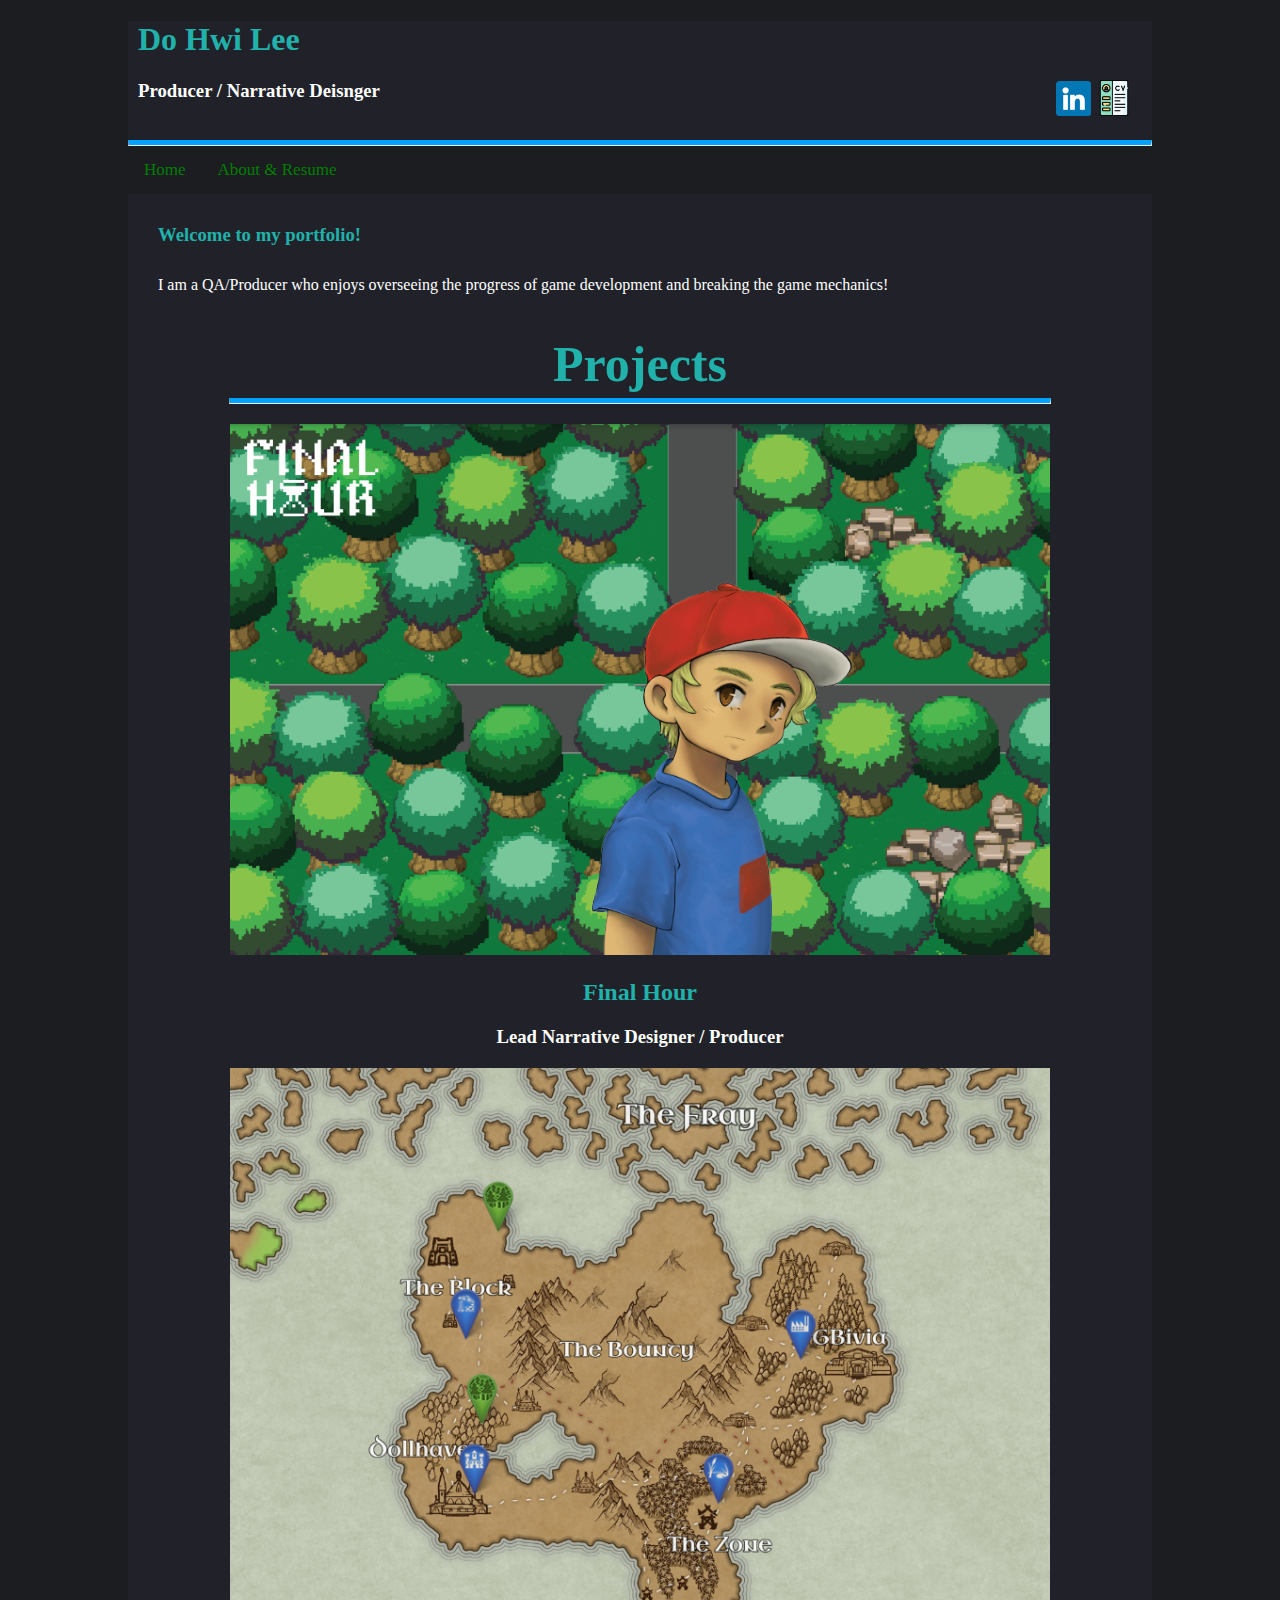
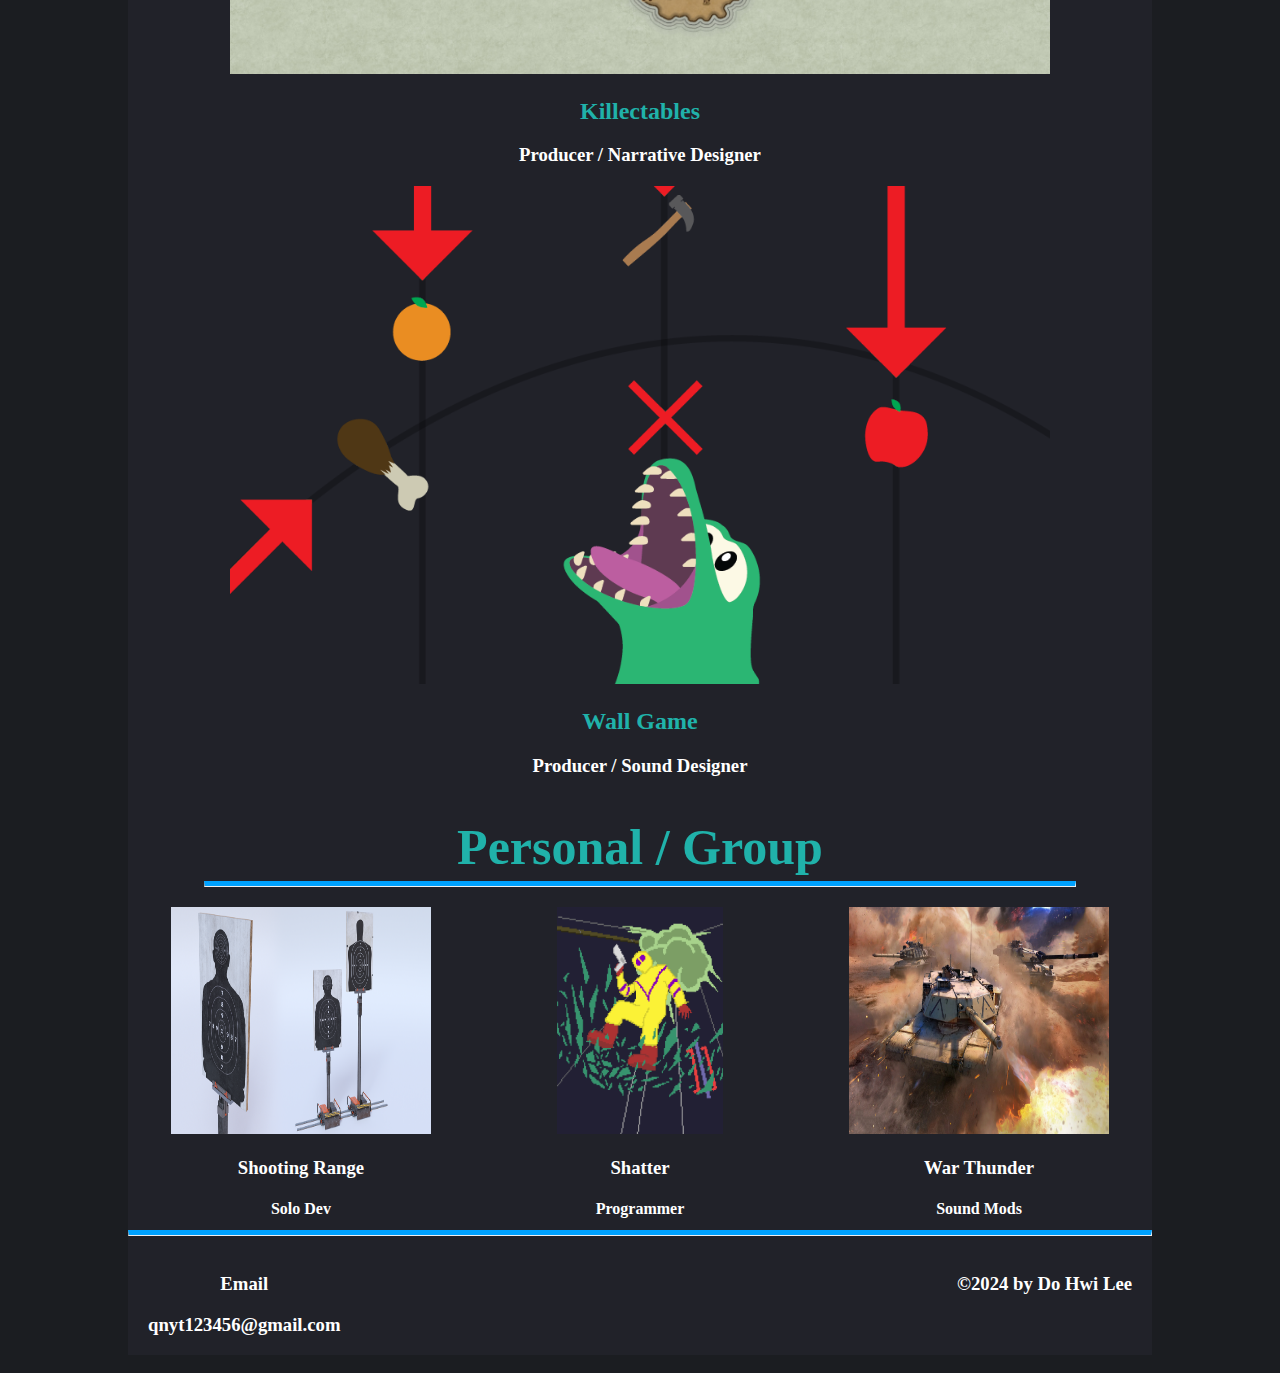
<file: index.html>
<!DOCTYPE html>
<html>
<head>
  <meta charset="UTF-8" />
  <meta name="viewport" content="width=device-width, initial-scale=1">
  <link rel="stylesheet" href="https://cdnjs.cloudflare.com/ajax/libs/font-awesome/4.7.0/css/font-awesome.min.css">
  <style>
    .navbar{
        background-color: #1B1D21;
        overflow: hidden;

    }
    .navbar a {
        float: left;
        color: #f2f2f2;
        text-align: center;
        padding: 14px 16px;
        text-decoration: none;
        font-size: 17px;
    }

    .navbar a:hover {
        background-color: #ddd;
        color: black;
    }

    body {
      animation: transitionIn;
      animation-duration: 0.75s;
    }

    @keyframes transitionIn {
      from {
        opacity: 0;
        transform: translate(-10px);
      }
      to {
        opacity: 1;
        transform: translate(0);
      }
    }

    #personal{
        display: flex;
        justify-content: space-around;

    }

    #content{
        width: 80%;
        margin-top: 20px;
        margin-left: auto;
        margin-right: auto;
        margin-bottom: auto;
        text-align: center;
    }

    #wrapper{
        width: 1024px;
        margin-top: 0;
        margin-right: auto;
        margin-bottom: 0;
        margin-left: auto;
        background-color: #212229;
    }

    hr.solid {
        border-top: 5px solid #00A2FF;
        margin: 0px;
    }

    a:link {
    color: Green;
    background-color: transparent;
    text-decoration: none;
    }
    a:visited {
    color: Green;
    background-color: transparent;
    text-decoration: none;
    }
    a:hover {
    color: Orange;
    background-color: transparent;
    text-decoration: underline;
    }
    a:active {
    color: Yellow;
    background-color: transparent;
    text-decoration: underline;
    }

  </style>
  <title>Lee's Portfolio</title>
</head>
<body style = "background-color: #1B1D21;">
    <div id = "wrapper">
            <h1 style = "color: lightseagreen; margin-left: 10px;">Do Hwi Lee</h1>
            <div>
                <h3 style = "color: white; text-align: left; display: flex; justify-content: space-between; margin-left: 10px;">Producer / Narrative Deisnger
                    <div style = "text-align: right; margin-right: 20px;">
                        <a href ="https://www.linkedin.com/in/do-hwi-lee-244042229/" class="social-icon si-rounded si-small si-linkedin" target="_blank">
                            <img src = "Icon/linkedin.png" alt width="36" height="36" >
                        </a>
                        <a href ="Resume.pdf" class="social-icon si-rounded si-small si-linkedin" target="_blank">
                            <img src = "Icon/cv.png" alt width="36" height="36" >
                        </a>
                    </div>
                </h3>
                
            </div>
            <hr class="solid">

            <div class="navbar">
                <a href="index.html">Home</a>
                <a href="About Me.html">About & Resume</a>
            </div>

        <div>
            <h3 style = "color: lightseagreen; margin: 30px;">Welcome to my portfolio!</h3>
            <p style = "color:white; margin: 30px;">
                I am a QA/Producer who enjoys overseeing the progress of game development and breaking the game mechanics!
            </p>
        </div>
        <h2 style = "color: lightseagreen; text-align: center; margin-bottom: 5px; font-size: 50px;">Projects</h2>

        <hr class="solid" style="width:80%; margin:auto;">

        <div id = "content">
            <a href="Final Hour.html"><img src = "Images/FinalHourHome.png" width="100%" heigh="70%"></a>
            <h2 style = "color: lightseagreen;">Final Hour</h2>
            <h3 style = "color: white;">Lead Narrative Designer / Producer</h3>
        </div>

        <div id = "content">
            <a href="Killectibles.html"><img src = "Images/KillectiblesHome.png" width="100%" heigh="70%"></a>
            <h2 style = "color: lightseagreen;">Killectables</h2>
            <h3 style = "color: white;">Producer / Narrative Designer</h3>
        </div>

        <div id = "content">
            <a href="Wall Game.html"><img src = "Images/WallGameHome.png" width="100%" heigh="70%"></a>
            <h2 style = "color: lightseagreen;">Wall Game</h2>
            <h3 style = "color: white;">Producer / Sound Designer</h3>
        </div>

        <h2 style = "color: lightseagreen; text-align: center; margin-bottom: 5px; font-size: 50px;">Personal / Group</h2>
        <hr class="solid" style="width:85%; margin:auto;">

        <div style = "display: flex; justify-content: center; margin-top: 20px; margin-bottom: 20px;">
            <div style = "text-align: center; width: 50%;">
                <a href="Shooting Range.html"><img src = "Images/ShootingRangeHome.png" width="75%" height="75%"></a>
                <h3 style = "color: white;">Shooting Range</h3>
                <h4 style = "color: white;">Solo Dev</h4>
            </div>
            <div style = "text-align: center;">
                <a href="Shatter.html"><img src = "Images/ShatterHome.png" width="50%" height="75%"></a>
                <h3 style = "color: white;">Shatter</h3>
                <h4 style = "color: white;">Programmer</h4>
            </div>
            <div style = "text-align: center; width: 50%;">
                <a href="Sound Mods.html"><img src = "Images/War Thunder.webp" width="75%" height="75%"></a>
                <h3 style = "color: white;">War Thunder</h3>
                <h4 style = "color: white;">Sound Mods</h4>
            </div>
        </div>

        <hr class="solid">

        <div>
            <h3 style = "color: white; text-align: left; display: flex; justify-content: space-between; margin-left:20px; margin-right: 20px;">
                <div style = "text-align: center;">
                    <p>Email</p>
                    <p>qnyt123456@gmail.com</p>
                </div>

                <div style = "text-align: center;">
                    <p>©2024 by Do Hwi Lee</p>
                </div>
                </a>
            </h3>
        </div>

    </div>

</body>
</html>
</file>
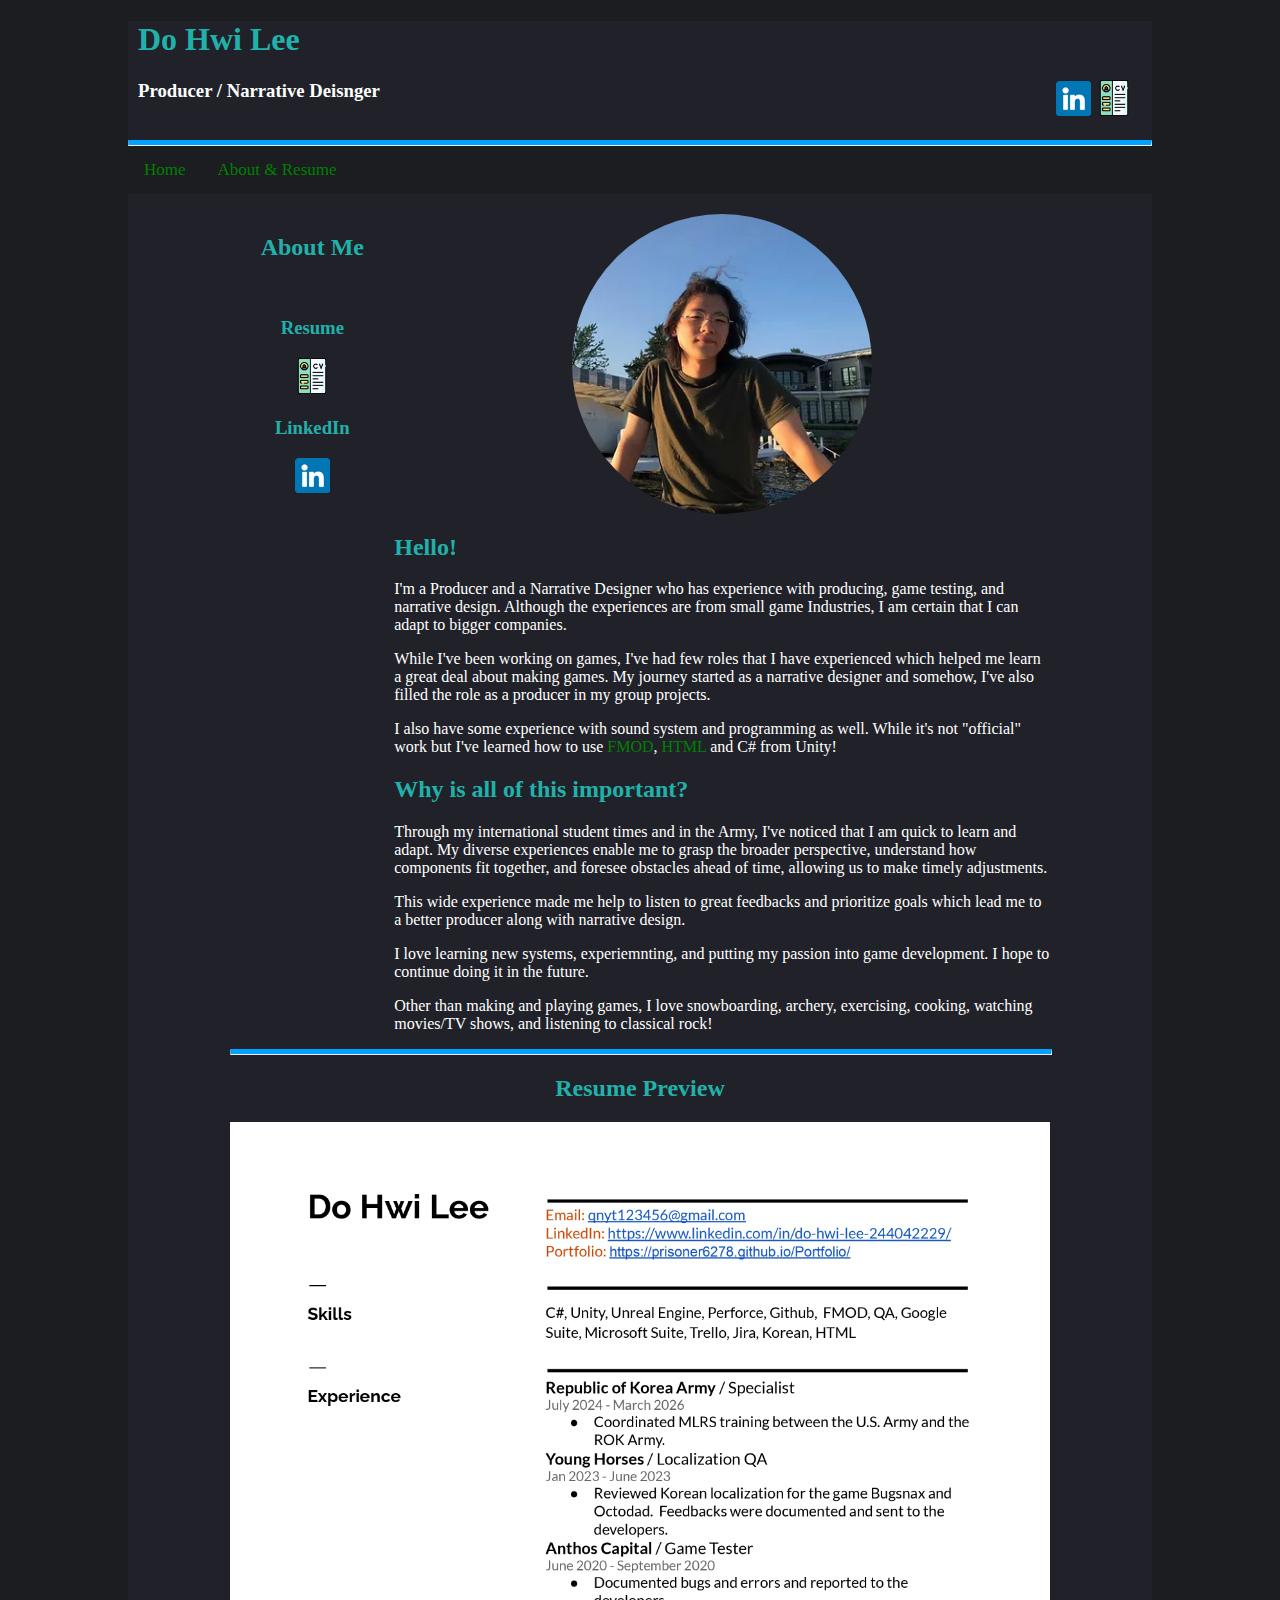
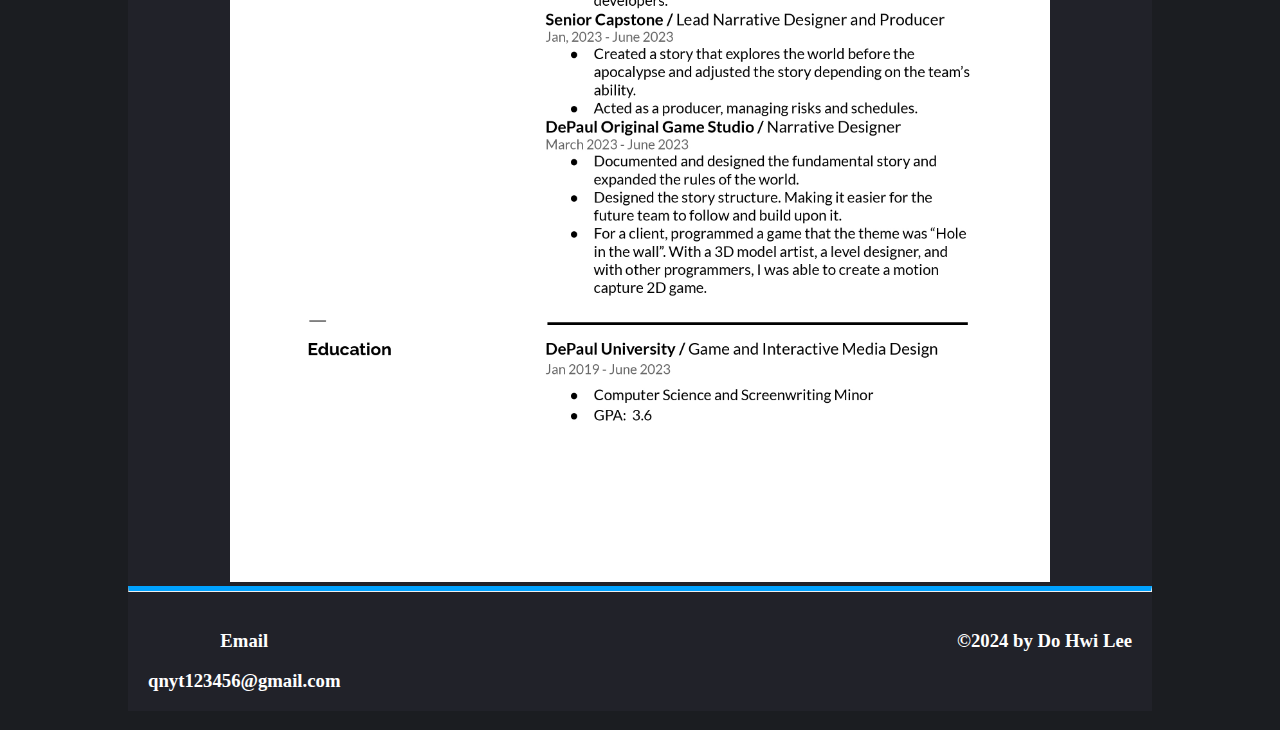
<file: About Me.html>
<!DOCTYPE html>
<html>
<head>
  <meta charset="UTF-8" />
  <meta name="viewport" content="width=device-width, initial-scale=1">
  <link rel="stylesheet" href="https://cdnjs.cloudflare.com/ajax/libs/font-awesome/4.7.0/css/font-awesome.min.css">
  <style>
    .div1 {
        width: 20%;
        color: lightseagreen;
    }
    .div2 {
        width: 80%;
    }
    .container {
        width: 100%;
        height: auto;
        display: flex; /* Flexbox 사용 */
    }

    .avatar {
      vertical-align: middle;
      width: 300px;
      height: 300px;
      border-radius: 50%;
    }
    .navbar{
        background-color: #1B1D21;
        overflow: hidden;

    }
    .navbar a {
        float: left;
        color: #f2f2f2;
        text-align: center;
        padding: 14px 16px;
        text-decoration: none;
        font-size: 17px;
    }

    .navbar a:hover {
        background-color: #ddd;
        color: black;
    }

    body {
      animation: transitionIn;
      animation-duration: 0.75s;
    }

    @keyframes transitionIn {
      from {
        opacity: 0;
        transform: translate(-10px);
      }
      to {
        opacity: 1;
        transform: translate(0);
      }
    }

    #personal{
        display: flex;
        justify-content: space-around;

    }

    #content{
        width: 80%;
        margin-top: 20px;
        margin-left: auto;
        margin-right: auto;
        margin-bottom: auto;
        text-align: center;
    }

    #wrapper{
        width: 1024px;
        margin-top: 0;
        margin-right: auto;
        margin-bottom: 0;
        margin-left: auto;
        background-color: #212229;
    }

    hr.solid {
        border-top: 5px solid #00A2FF;
        margin: 0px;
    }

    a:link {
    color: Green;
    background-color: transparent;
    text-decoration: none;
    }
    a:visited {
    color: Green;
    background-color: transparent;
    text-decoration: none;
    }
    a:hover {
    color: Orange;
    background-color: transparent;
    text-decoration: underline;
    }
    a:active {
    color: Yellow;
    background-color: transparent;
    text-decoration: underline;
    }

  </style>
  <title>Lee's Portfolio</title>
</head>
<body style = "background-color: #1B1D21;">
    <div id = "wrapper">
      <h1 style = "color: lightseagreen; margin-left: 10px;">Do Hwi Lee</h1>
      <div>
          <h3 style = "color: white; text-align: left; display: flex; justify-content: space-between; margin-left: 10px;">Producer / Narrative Deisnger
              <div style = "text-align: right; margin-right: 20px;">
                  <a href ="https://www.linkedin.com/in/do-hwi-lee-244042229/" class="social-icon si-rounded si-small si-linkedin" target="_blank">
                      <img src = "Icon/linkedin.png" alt width="36" height="36" >
                  </a>
                  <a href ="Resume.pdf" class="social-icon si-rounded si-small si-linkedin" target="_blank">
                      <img src = "Icon/cv.png" alt width="36" height="36" >
                  </a>
              </div>
          </h3>
      </div>
      <hr class="solid">
      <div class="navbar">
        <a href="index.html">Home</a>
        <a href="About Me.html">About & Resume</a>
      </div>
        <div id = "content">
          <div class = "container">
            <div class = "div1">
              <h2>About Me</h2>
              <br>
              <h3>Resume</h3>
              <a href ="Resume.pdf" class="social-icon si-rounded si-small si-linkedin" target="_blank">
                <img src = "Icon/cv.png" alt width="36" height="36" > </a>
              <br>
              <h3>LinkedIn</h3>
              <a href ="https://www.linkedin.com/in/do-hwi-lee-244042229/" class="social-icon si-rounded si-small si-linkedin" target="_blank">
                <img src = "Icon/linkedin.png" alt width="36" height="36" >
              </a>

            </div>
            <div class ="div2">
              <img src="Images/ProfilePic.webp" alt="Avatar" class="avatar">
              <h2 style = "text-align: left; color: lightseagreen;">Hello!</h2>

              <p style = "text-align: left; color: white">I'm a Producer and a Narrative Designer 
                who has experience with producing, game testing, and narrative design. Although the experiences 
                are from small game Industries, I am certain that I can adapt to bigger companies.
              </p>

              <p style = "text-align: left; color: white">
                While I've been working on games, I've had few roles that I have experienced which helped me 
                learn a great deal about making games. My journey started as a narrative designer and 
                somehow, I've also filled the role as a producer in my group projects. 
              </p>

              <p style = "text-align: left; color: white">
                I also have some experience with sound system and programming as well. While it's not 
                "official" work but I've learned how to use <a href="Sound Mods.html">FMOD</a>, <a href="index.html">HTML</a> 
                and C# from Unity! 
              </p>

              <h2 style = "text-align: left; color: lightseagreen;">Why is all of this important?</h2>

              <p style = "text-align: left; color: white">Through my international student times and in the Army, I've noticed that I am quick to 
                learn and adapt. My diverse experiences enable me to grasp the broader perspective, understand how components fit together, and foresee obstacles ahead of time, allowing us to make timely adjustments.
              </p>

              <p style = "text-align: left; color: white">
                This wide experience made me help to listen to great feedbacks and prioritize goals 
                which lead me to a better producer along with narrative design.
              </p>

              <p style = "text-align: left; color: white">
                I love learning new systems, experiemnting, and putting my passion into game development. 
                I hope to continue doing it in the future.
              </p>

              <p style = "text-align: left; color: white">
                Other than making and playing games, I love snowboarding, archery, exercising, cooking, 
                watching movies/TV shows, and listening to classical rock!
              </p>

            </div>
            



          </div>

            <hr class="solid" style="width:100%; margin:auto;">
            <h2 style = "color: lightseagreen">Resume Preview</h2>
            <img src = "Images/Resume.jpg" width="100%" heigh="70%">


        </div>

        <hr class="solid">

        <div>
            <h3 style = "color: white; text-align: left; display: flex; justify-content: space-between; margin-left:20px; margin-right: 20px;">
                <div style = "text-align: center;">
                    <p>Email</p>
                    <p>qnyt123456@gmail.com</p>
                </div>

                <div style = "text-align: center;">
                    <p>©2024 by Do Hwi Lee</p>
                </div>
                </a>
            </h3>
        </div>

    </div>

    </div>

</body>
</html>
</file>
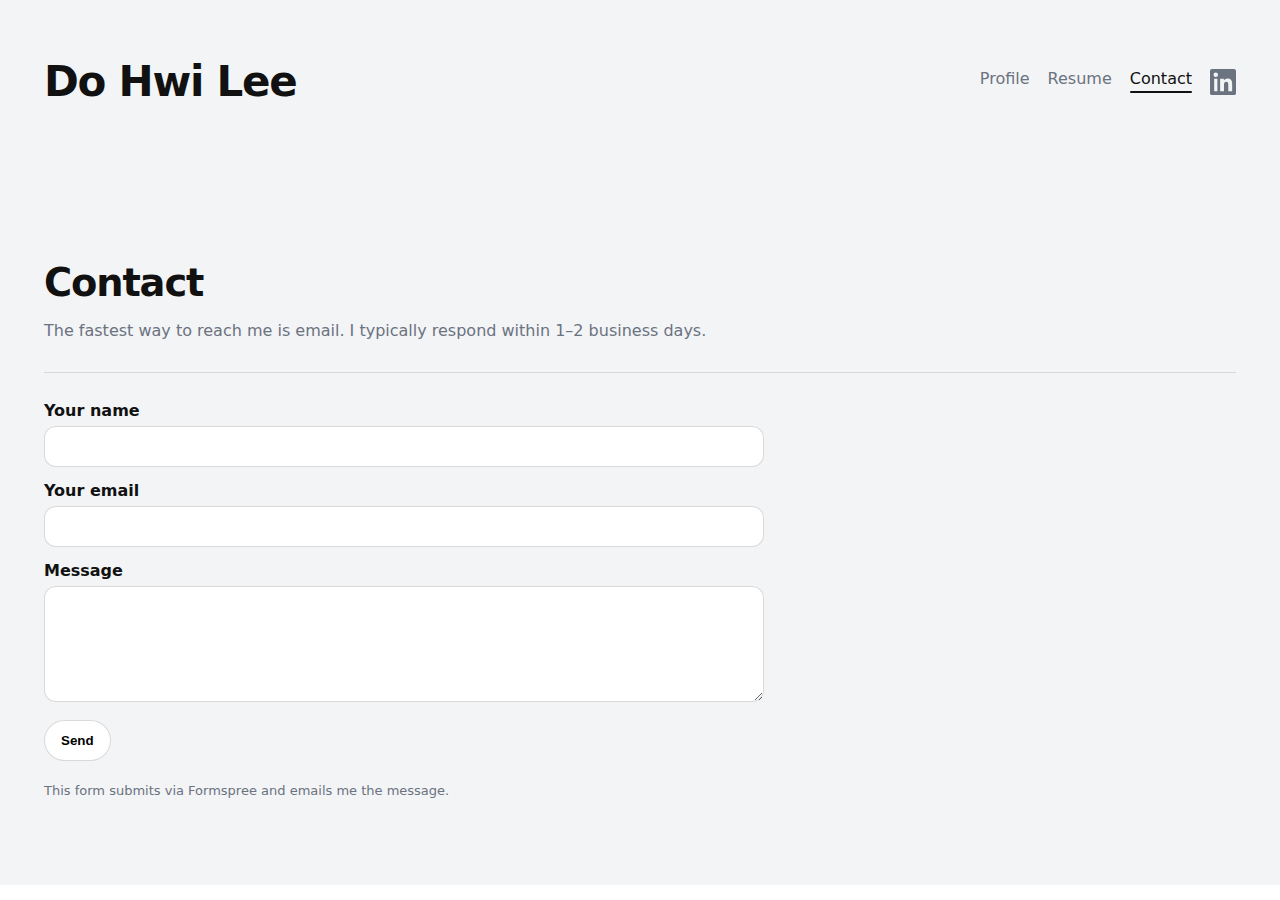
<file: contact.html>
<!doctype html>
<html lang="en">
<head>
  <meta charset="utf-8" />
  <meta name="viewport" content="width=device-width, initial-scale=1" />
  <title>Contact — Do Hwi Lee</title>
  <link rel="stylesheet" href="style.css" />
</head>

<body>
  <div class="top-bg">
    <header class="site-header">
      <div class="container header-inner">
        <div class="brand" aria-label="Site name">Do Hwi Lee</div>

        <nav class="nav right" aria-label="Primary right">
          <a class="nav-link" href="index.html">Profile</a>
          <a class="nav-link" href="resume.html">Resume</a>
          <a class="nav-link" href="contact.html" aria-current="page">Contact</a>

          <a class="icon-link" href="https://www.linkedin.com/in/do-hwi-lee-244042229/"
             target="_blank" rel="noopener noreferrer"
             aria-label="LinkedIn profile (opens in a new tab)">
            <svg class="icon" viewBox="0 0 24 24" role="img" aria-hidden="true">
              <path d="M20.447 20.452h-3.554v-5.569c0-1.328-.027-3.037-1.852-3.037-1.853 0-2.136 1.445-2.136 2.939v5.667H9.351V9h3.414v1.561h.049c.476-.9 1.637-1.852 3.37-1.852 3.6 0 4.265 2.368 4.265 5.455v6.288zM5.337 7.433a2.062 2.062 0 1 1 0-4.124 2.062 2.062 0 0 1 0 4.124zM6.814 20.452H3.86V9h2.954v11.452zM22.225 0H1.771C.792 0 0 .774 0 1.727v20.545C0 23.227.792 24 1.771 24h20.451C23.2 24 24 23.227 24 22.273V1.727C24 .774 23.2 0 22.222 0h.003z" />
            </svg>
          </a>
        </nav>
      </div>
    </header>

    <main class="container" style="padding-top: 36px; padding-bottom: 84px;">
      <section aria-label="Contact">
        <h1 style="margin:0; font-size: clamp(34px, 3vw, 54px); letter-spacing:-0.03em;">Contact</h1>

        <p style="margin: 12px 0 0; color: var(--muted); line-height: 1.7; max-width: 78ch;">
            The fastest way to reach me is email. I typically respond within 1–2 business days.
        </p>

        <hr style="margin: 28px 0; border: 0; height: 1px; background: rgba(17,17,17,0.12);" />

        <!--
          IMPORTANT:
          1) Create a form endpoint on Formspree.
          2) Replace FORM_ID below with your Formspree ID (looks like https://formspree.io/f/xxxxxx).
        -->
        <form action="https://formspree.io/f/FORM_ID" method="POST" style="max-width: 720px;">
          <input type="hidden" name="_subject" value="New message from portfolio contact form" />
          <input type="hidden" name="_redirect" value="thanks.html" />

          <!-- Honeypot (spam trap): keep it hidden -->
          <input type="text" name="_gotcha" style="display:none" tabindex="-1" autocomplete="off" />

          <div style="display:grid; gap: 14px;">
            <label>
              <div style="font-weight: 600; margin-bottom: 6px;">Your name</div>
              <input name="name" type="text" autocomplete="name" required
                     style="width:100%; padding: 12px 14px; border-radius: 12px; border: 1px solid rgba(17,17,17,0.16); background:#fff;" />
            </label>

            <label>
              <div style="font-weight: 600; margin-bottom: 6px;">Your email</div>
              <input name="email" type="email" autocomplete="email" required
                     style="width:100%; padding: 12px 14px; border-radius: 12px; border: 1px solid rgba(17,17,17,0.16); background:#fff;" />
            </label>

            <label>
              <div style="font-weight: 600; margin-bottom: 6px;">Message</div>
              <textarea name="message" rows="6" required
                        style="width:100%; padding: 12px 14px; border-radius: 12px; border: 1px solid rgba(17,17,17,0.16); background:#fff; resize: vertical;"></textarea>
            </label>

            <button type="submit"
                    style="width: fit-content; padding: 12px 16px; border-radius: 999px; border: 1px solid rgba(17,17,17,0.16); background:#fff; font-weight: 650; cursor:pointer;">
              Send
            </button>

            <p style="margin: 6px 0 0; color: var(--muted); font-size: 13px; line-height: 1.5;">
              This form submits via Formspree and emails me the message.
            </p>
          </div>
        </form>
      </section>
    </main>
  </div>
</body>
</html>
</file>
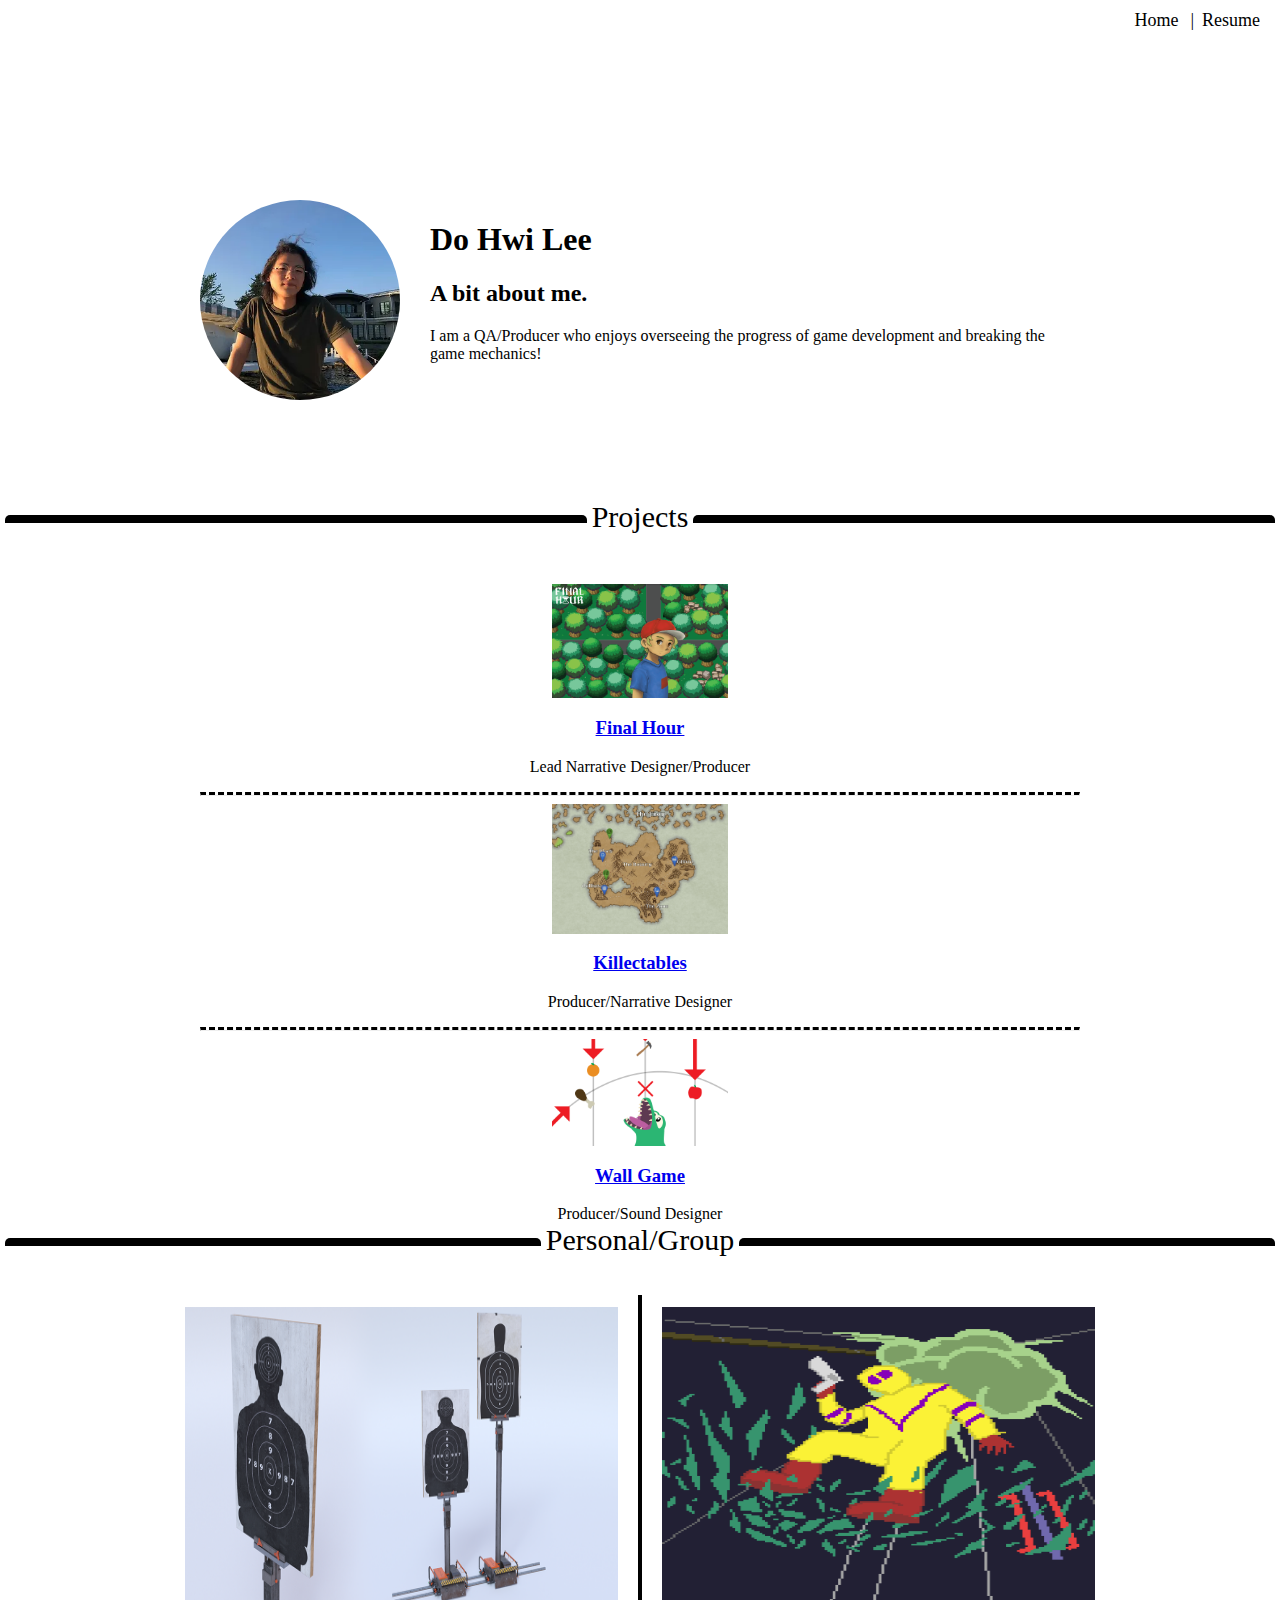
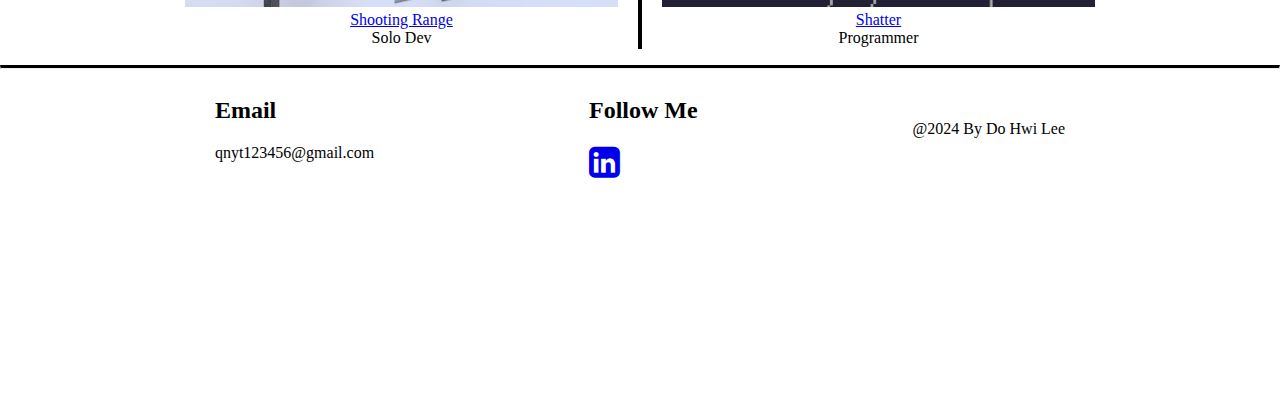
<file: Home.html>
<!DOCTYPE html>
<html>
<head>
  <meta charset="UTF-8" />
  <meta name="viewport" content="width=device-width, initial-scale=1">
  <link rel="stylesheet" href="https://cdnjs.cloudflare.com/ajax/libs/font-awesome/4.7.0/css/font-awesome.min.css">
  <link rel ="MasterCSS" href = "Master.css">
<style>
hr.dashed {
  border-top: 3px dashed black;
}

.vl {
  border: 2px solid black;
  height: 350px;
  display: flex;
  justify-content: center;
  align-items: center;
}

.Contacts{
  display: flex;
  justify-content: space-evenly;
  position: relative;
  top: -550px;
}

.SoloContainer{
  display: flex;
  justify-content: center;
  align-items: center;
  height: 500px;
  width: 100%;
  position: relative;
  top: -450px;
}

hr.solid {
  border-top: 3px solid black;
  position: relative;
  top: -550px;
}

#ProjectContainer{
  margin: 200px;
  display:block;
  flex-direction: column;
  align-items: center;
  position: relative;
  top: -250px;
}

.ProjectDivider {
  font-size: 30px;
  display: flex;
  align-items: center;
  border-radius: 12px;
  position: relative;
  top: -100px;
}

.ProjectDivider::before, .ProjectDivider::after {
  flex: 1;
  content: '';
  padding: 3px;
  margin: 5px;
  border-top: 8px solid #000000;
  border-radius: 5px;
  position: relative;
  top: 5px;
}
img{
  width: 20%;
  height: auto;
}
#TextCenter{
    margin: 200px;
    justify-content: center; 
    text-align:left;
    display:flex;
}
div.Section{
    float:right;
}
div.Box{
   position:absolute;
   top:0;
   right:0;
   margin-right: 20px;
   margin-top: 10px;
}
a:active,  a:focus,  a:hover {
color:red; 
}
a#current:active,  a#current:focus, a#current:hover {
color:blue;	
}
ul.breadcrumb {
  padding: 10px 16px;
  list-style: none;
  background-color: white;
}
ul.breadcrumb li {
  display: inline;
  font-size: 18px;
}
ul.breadcrumb li+li:before {
  padding: 8px;
  color: black;
  content: "|";
}
ul.breadcrumb li a {
  color: black;
  text-decoration: none;
}
ul.breadcrumb li a:hover {
  color: red;
}
</style>
  <title>Lee's Portfolio</title>
</head>
<body style = "margin: 0;
padding: 0;
height: 1800px;">
<!--For Top Right Corner-->
<div>
  <div class = "Section">
      <ul class="breadcrumb">
          <div class = "Box">
              <li><a href="Home.html" id="current">Home</a></li>
              <li><a href="/Users/Lee/Desktop/Portfolio/Resume.pdf">Resume</a></li>
          </div>
      </ul>
  </div>
</div>
<!--For Text and Image-->
<div>
  <div id = "TextCenter">
      <img src="./Images/ProfilePic.webp" alt="Avatar" style="width:200px; border-radius: 50%; margin-right: 30px;">
      <div>
          <h1>Do Hwi Lee</h1>
          <h2>A bit about me.</h2>
          <p>I am a QA/Producer who enjoys overseeing the progress of game development and breaking the game mechanics!</p>
      </div>
  </div>
</div>

<!--Line divider-->
<div class="ProjectDivider">Projects</div>

<!--ProjectContainer-->
<div id = "ProjectContainer">
  <!--Final Hour-->
  <a href = "Final_Hour.html" style = "display: flex; align-items: center; justify-content: center;">
    <img src= "./Images/FinalHourHome.png" alt="error" width="1012" height="656">
  </a>
  <div>
      <h3 style = "text-align: center;"><a href="Final_Hour.html">Final Hour</a></h3>
      <p style = "text-align: center;">Lead Narrative Designer/Producer</p>
  </div>
  <hr class="dashed">
  <!--Killectables-->
  <a href = "Killectibles.html" style = "display: flex; align-items: center; justify-content: center;">
    <img src= "./Images/KillectiblesHome.png" alt="error" width="500" height="333">
  </a>
  <div>
      <h3 style = "text-align: center;"><a href="Killectibles.html">Killectables</a></h3>
      <p style = "text-align: center;">Producer/Narrative Designer</p>
  </div>
  <hr class="dashed">

  <!--Wall Game-->
  <a href = "Wall_Game.html" style = "display: flex; align-items: center; justify-content: center;">
    <img src= "./Images/WallGameHome.png" alt="error" width="500" height="333">
  </a>
  <div>
      <h3 style = "text-align: center;"><a href="Wall_Game.html">Wall Game</a></h3>
      <p style = "text-align: center;">Producer/Sound Designer</p>
  </div>
</div>

<!--Line divider-->
<div class="ProjectDivider" style = "position: relative; top: -450px;">Personal/Group</div>

<!--Solo/Group Project Divider-->
<div class = "SoloContainer">
  <div style = "height : 400px; margin: 20px;">
    <a href = "ShootingRange.html">
    <img src="./Images/ShootingRangeHome.png" alt="error" style = "text-align: center; width: 433px; height: 300px;">
  </a>
    <figcaption style = "text-align: center;"><a href="ShootingRange.html">Shooting Range</a></figcaption>
    <figcaption style = "text-align: center;">Solo Dev</figcaption>
  </div>
  
  <div class="vl" style = "position: relative; top: -35px"></div>

  <div style = "height : 400px; margin: 20px">
    <a href = "Shatter.html">
    <img src="./Images/ShatterHome.png" alt="error" style = "text-align: center; width: 433px; height: 300px;">
  </a>
    <figcaption style = "text-align: center;"><a href="Shatter.html">Shatter</a></figcaption>
    <figcaption style = "text-align: center;">Programmer</figcaption>
  </div>
</div>

<hr class="solid">

<div class = "Contacts">
  <div>
    <h2>Email</h2>
    <p>qnyt123456@gmail.com</p>
  </div>
  
  <div>
    <h2>Follow Me</h2>
    <a href="https://www.linkedin.com/in/do-hwi-lee-244042229/" class="social-icon si-rounded si-small si-linkedin" target="_blank">
      <i class="fa fa-linkedin-square" style="font-size:36px"></i>
   </a>
  </div>
  
  <div style = "text-align: center; display: flex; align-items: center;">@2024 By Do Hwi Lee</div>
</div>

</body>
</html>
</file>
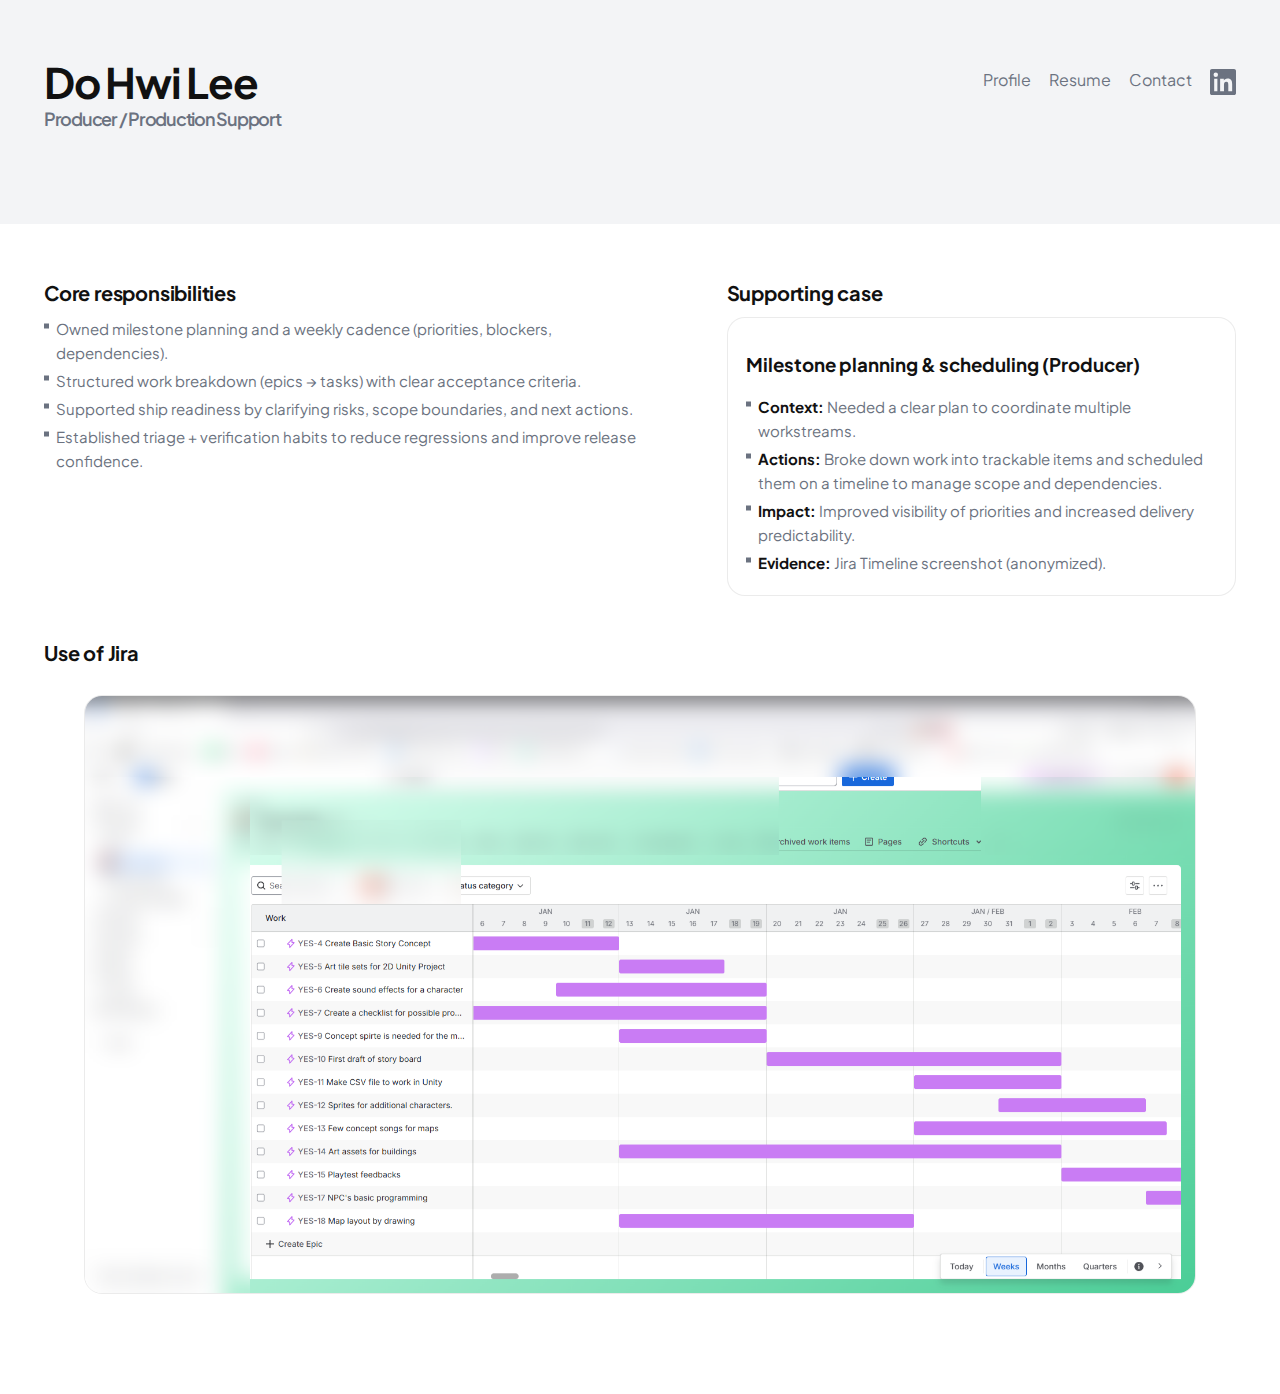
<file: producer.html>
﻿<!doctype html>
<html lang="en">
<head>
    <meta charset="utf-8" />
    <meta name="viewport" content="width=device-width, initial-scale=1" />
    <title>Producer / Production Support | Do Hwi Lee</title>
    <meta name="description" content="Producer / Production Support case study with planning cadence, triage, and release readiness artifacts." />
    <link rel="preconnect" href="https://fonts.googleapis.com">
    <link rel="preconnect" href="https://fonts.gstatic.com" crossorigin>
    <link href="https://fonts.googleapis.com/css2?family=Plus+Jakarta+Sans:wght@400;600;700&display=swap" rel="stylesheet">
    <link rel="stylesheet" href="style.css" />
</head>

<body>
    <div class="top-bg">
        <header class="site-header">
            <div class="container header-inner">
                <div class="brand brand-with-role" aria-label="Site name">
                    Do Hwi Lee
                    <span class="brand-role">Producer&nbsp;/&nbsp;Production Support</span>
                </div>


                <nav class="nav right" aria-label="Primary right">
                    <a class="nav-link" href="index.html#resume">Profile</a>
                    <a class="nav-link" href="resume.html">Resume</a>
                    <a class="nav-link" href="contact.html">Contact</a>

                    <a class="icon-link" href="https://www.linkedin.com/in/do-hwi-lee-244042229/"
                       target="_blank" rel="noopener noreferrer"
                       aria-label="LinkedIn profile (opens in a new tab)">
                        <svg class="icon" viewBox="0 0 24 24" role="img" aria-hidden="true">
                            <path d="M20.447 20.452h-3.554v-5.569c0-1.328-.027-3.037-1.852-3.037-1.853 0-2.136 1.445-2.136 2.939v5.667H9.351V9h3.414v1.561h.049c.476-.9 1.637-1.852 3.37-1.852 3.6 0 4.265 2.368 4.265 5.455v6.288zM5.337 7.433a2.062 2.062 0 1 1 0-4.124 2.062 2.062 0 0 1 0 4.124zM6.814 20.452H3.86V9h2.954v11.452zM22.225 0H1.771C.792 0 0 .774 0 1.727v20.545C0 23.227.792 24 1.771 24h20.451C23.2 24 24 23.227 24 22.273V1.727C24 .774 23.2 0 22.222 0h.003z" />
                        </svg>
                    </a>
                </nav>
            </div>
        </header>

    </div>

    <section class="case-body">
        <div class="container">

            <div class="case-grid">
                <div class="case-block">
                    <h2>Core responsibilities</h2>
                    <ul class="project-bullets">
                        <li>Owned milestone planning and a weekly cadence (priorities, blockers, dependencies).</li>
                        <li>Structured work breakdown (epics → tasks) with clear acceptance criteria.</li>
                        <li>Supported ship readiness by clarifying risks, scope boundaries, and next actions.</li>
                        <li>Established triage + verification habits to reduce regressions and improve release confidence.</li>
                    </ul>
                </div>

                <div class="case-block">
                    <h2>Supporting case</h2>
                    <div class="case-card">
                        <h3>Milestone planning & scheduling (Producer)</h3>
                        <ul class="project-bullets">
                            <li><b>Context:</b> Needed a clear plan to coordinate multiple workstreams.</li>
                            <li><b>Actions:</b> Broke down work into trackable items and scheduled them on a timeline to manage scope and dependencies.</li>
                            <li><b>Impact:</b> Improved visibility of priorities and increased delivery predictability.</li>
                            <li><b>Evidence:</b> Jira Timeline screenshot (anonymized).</li>
                        </ul>
                    </div>
                </div>
            </div>

            <h2 class="evidence-title">Use of Jira</h2>
            <div class="evidence-grid">
                <figure class="evidence">
                    <img src="Images/jira.png" alt="Jira timeline screenshot (anonymized)" />
                </figure>
            </div>

        </div>
    </section>
</body>
</html>
</file>
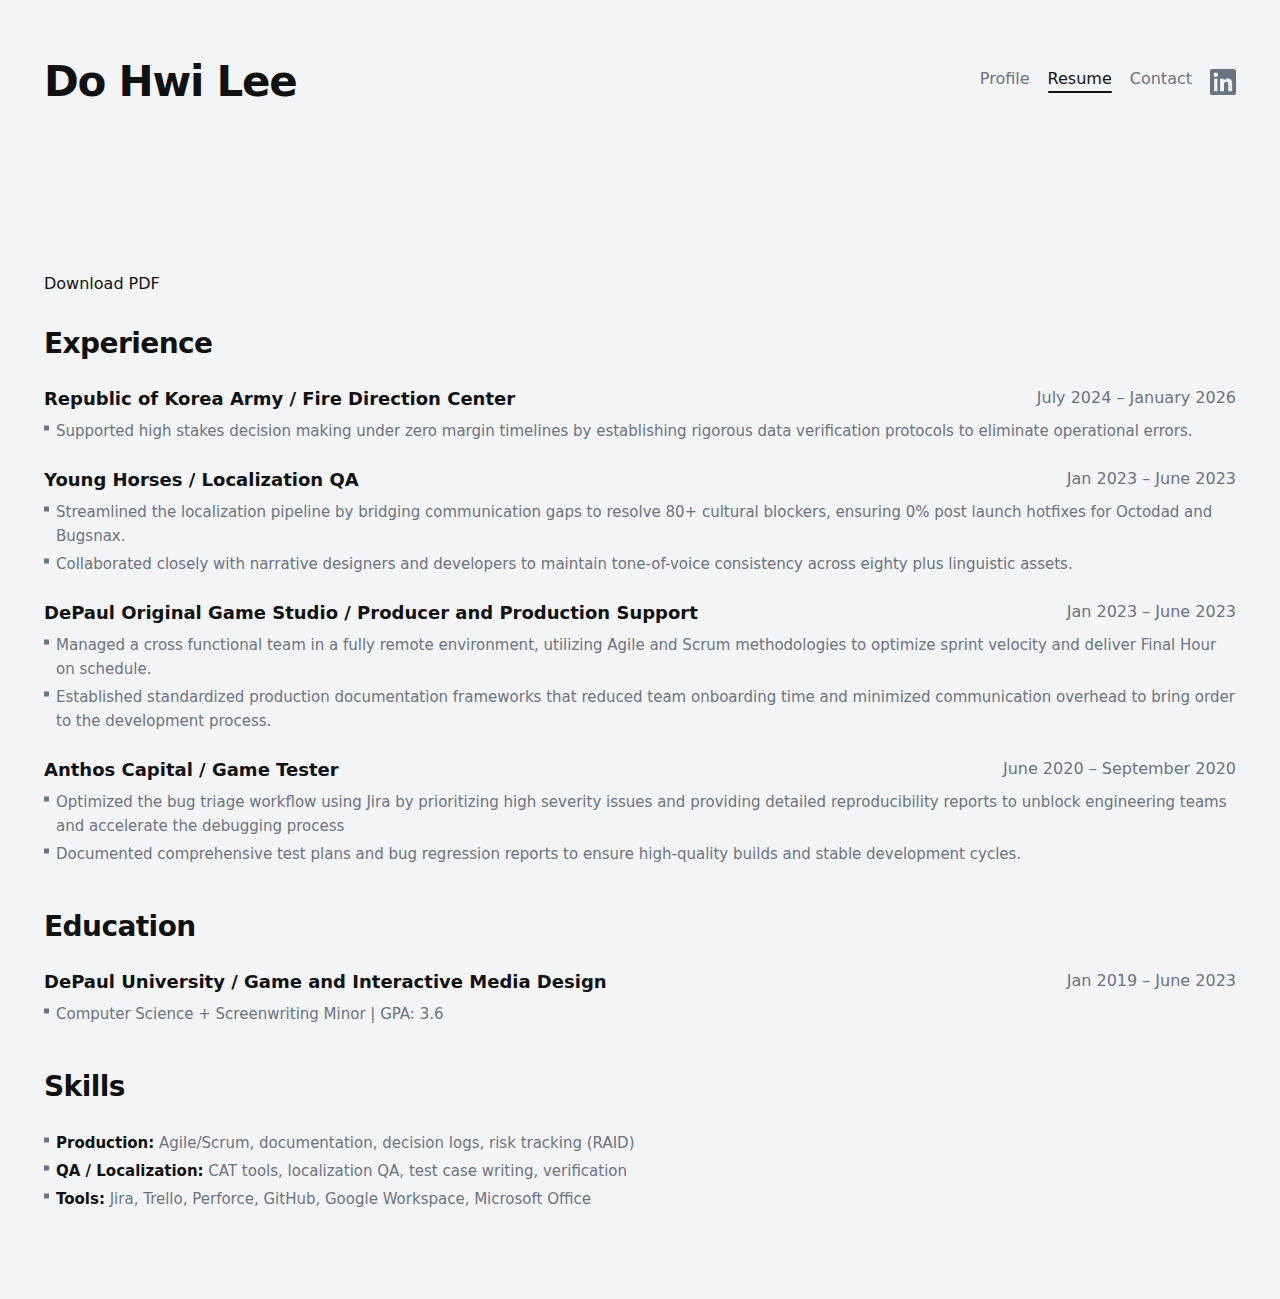
<file: resume.html>
<!DOCTYPE html>

<html lang="en">
<head>
<meta charset="utf-8"/>
<meta content="width=device-width, initial-scale=1" name="viewport"/>
<title>Do Hwi Lee | Resume</title>
<meta content="Resume of Do Hwi Lee (Producer / QA): localization QA, testing, documentation, and cross-team coordination experience." name="description"/>
<link href="style.css" rel="stylesheet"/><script defer="defer" src="script.js"></script>
</head>
<body>
<div class="top-bg">
<header class="site-header">
<div class="container header-inner">
<div aria-label="Site name" class="brand">Do Hwi Lee</div>
<button aria-controls="primaryNav" aria-expanded="false" aria-label="Toggle menu" class="nav-toggle" type="button">
<img class="hamburger-icon" src="hamburger.png" alt="Menu">
</button><nav aria-label="Primary right" class="nav right" id="primaryNav">
<a class="nav-link" href="index.html">Profile</a>
<a aria-current="page" class="nav-link" href="resume.html">Resume</a>
<a class="nav-link" href="contact.html">Contact</a>
<a aria-label="LinkedIn profile (opens in a new tab)" class="icon-link" href="https://www.linkedin.com/in/do-hwi-lee-244042229/" rel="noopener noreferrer" target="_blank">
<svg aria-hidden="true" class="icon" role="img" viewBox="0 0 24 24">
<path d="M20.447 20.452h-3.554v-5.569c0-1.328-.027-3.037-1.852-3.037-1.853 0-2.136 1.445-2.136 2.939v5.667H9.351V9h3.414v1.561h.049c.476-.9 1.637-1.852 3.37-1.852 3.6 0 4.265 2.368 4.265 5.455v6.288zM5.337 7.433a2.062 2.062 0 1 1 0-4.124 2.062 2.062 0 0 1 0 4.124zM6.814 20.452H3.86V9h2.954v11.452zM22.225 0H1.771C.792 0 0 .774 0 1.727v20.545C0 23.227.792 24 1.771 24h20.451C23.2 24 24 23.227 24 22.273V1.727C24 .774 23.2 0 22.222 0h.003z"></path>
</svg>
</a>
</nav>
</div>
</header>
<main class="container" style="padding-top: 36px; padding-bottom: 84px;">
<p style="margin: 14px 0 0;">
<a class="text-link" download="Resume.pdf" href="Resume.pdf">Download PDF</a>
</p>

<section aria-label="Experience" style="margin-top: 34px;">
<h2 class="section-title" style="text-align:left;">Experience</h2>
<article style="margin-top: 18px;">
<div style="display:flex; justify-content:space-between; gap:16px; flex-wrap:wrap;">
<h3 style="margin:0; font-size: 18px; font-weight: 650;">Republic of Korea Army / Fire Direction Center</h3>
<div style="color: var(--muted);">July 2024 – January 2026</div>
</div>
<ul class="project-bullets" style="margin-top: 10px;">
    <li>
        Supported high stakes decision making under zero margin timelines by establishing rigorous
        data verification protocols to eliminate operational errors.
    </li>
</ul>
</article>
<article style="margin-top: 26px;">
<div style="display:flex; justify-content:space-between; gap:16px; flex-wrap:wrap;">
<h3 style="margin:0; font-size: 18px; font-weight: 650;">Young Horses / Localization QA</h3>
<div style="color: var(--muted);">Jan 2023 – June 2023</div>
</div>
<ul class="project-bullets" style="margin-top: 10px;">
    <li>
        Streamlined the localization pipeline by bridging communication gaps to resolve 80+ cultural
        blockers, ensuring 0% post launch hotfixes for Octodad and Bugsnax.
    </li>
    <li>
        Collaborated closely with narrative designers and developers to maintain tone-of-voice
        consistency across eighty plus linguistic assets.
    </li>
</ul>
</article>
<article style="margin-top: 26px;">
<div style="display:flex; justify-content:space-between; gap:16px; flex-wrap:wrap;">
<h3 style="margin:0; font-size: 18px; font-weight: 650;">DePaul Original Game Studio / Producer and Production Support</h3>
<div style="color: var(--muted);">Jan 2023 – June 2023</div>
</div>
<ul class="project-bullets" style="margin-top: 10px;">
    <li>
        Managed a cross functional team in a fully remote environment, utilizing Agile and Scrum
        methodologies to optimize sprint velocity and deliver Final Hour on schedule.
    </li>
    <li>
        Established standardized production documentation frameworks that reduced team
        onboarding time and minimized communication overhead to bring order to the development
        process.
    </li>
</ul>
</article>
<article style="margin-top: 26px;">
<div style="display:flex; justify-content:space-between; gap:16px; flex-wrap:wrap;">
<h3 style="margin:0; font-size: 18px; font-weight: 650;">Anthos Capital / Game Tester</h3>
<div style="color: var(--muted);">June 2020 – September 2020</div>
</div>
<ul class="project-bullets" style="margin-top: 10px;">
    <li>
        Optimized the bug triage workflow using Jira by prioritizing high severity issues and providing
        detailed reproducibility reports to unblock engineering teams and accelerate the debugging
        process
    </li>
    <li>
        Documented comprehensive test plans and bug regression reports to ensure high-quality
        builds and stable development cycles.
    </li>
</ul>
</article>
</section>
<section aria-label="Education" style="margin-top: 44px;">
<h2 class="section-title" style="text-align:left;">Education</h2>
<article style="margin-top: 18px;">
<div style="display:flex; justify-content:space-between; gap:16px; flex-wrap:wrap;">
<h3 style="margin:0; font-size: 18px; font-weight: 650;">DePaul University / Game and Interactive Media Design</h3>
<div style="color: var(--muted);">Jan 2019 – June 2023</div>
</div>
<ul class="project-bullets" style="margin-top: 10px;">
<li>Computer Science + Screenwriting Minor | GPA: 3.6</li>
</ul>
</article>
</section>
<section aria-label="Skills" style="margin-top: 44px;">
<h2 class="section-title" style="text-align:left;">Skills</h2>
<ul class="project-bullets" style="margin-top: 14px;">
  <li><b>Production:</b> Agile/Scrum, documentation, decision logs, risk tracking (RAID)</li>
  <li><b>QA / Localization:</b> CAT tools, localization QA, test case writing, verification</li>
  <li><b>Tools:</b> Jira, Trello, Perforce, GitHub, Google Workspace, Microsoft Office</li>
</ul>
</section>
</main>
</div>
</body>
</html>
</file>
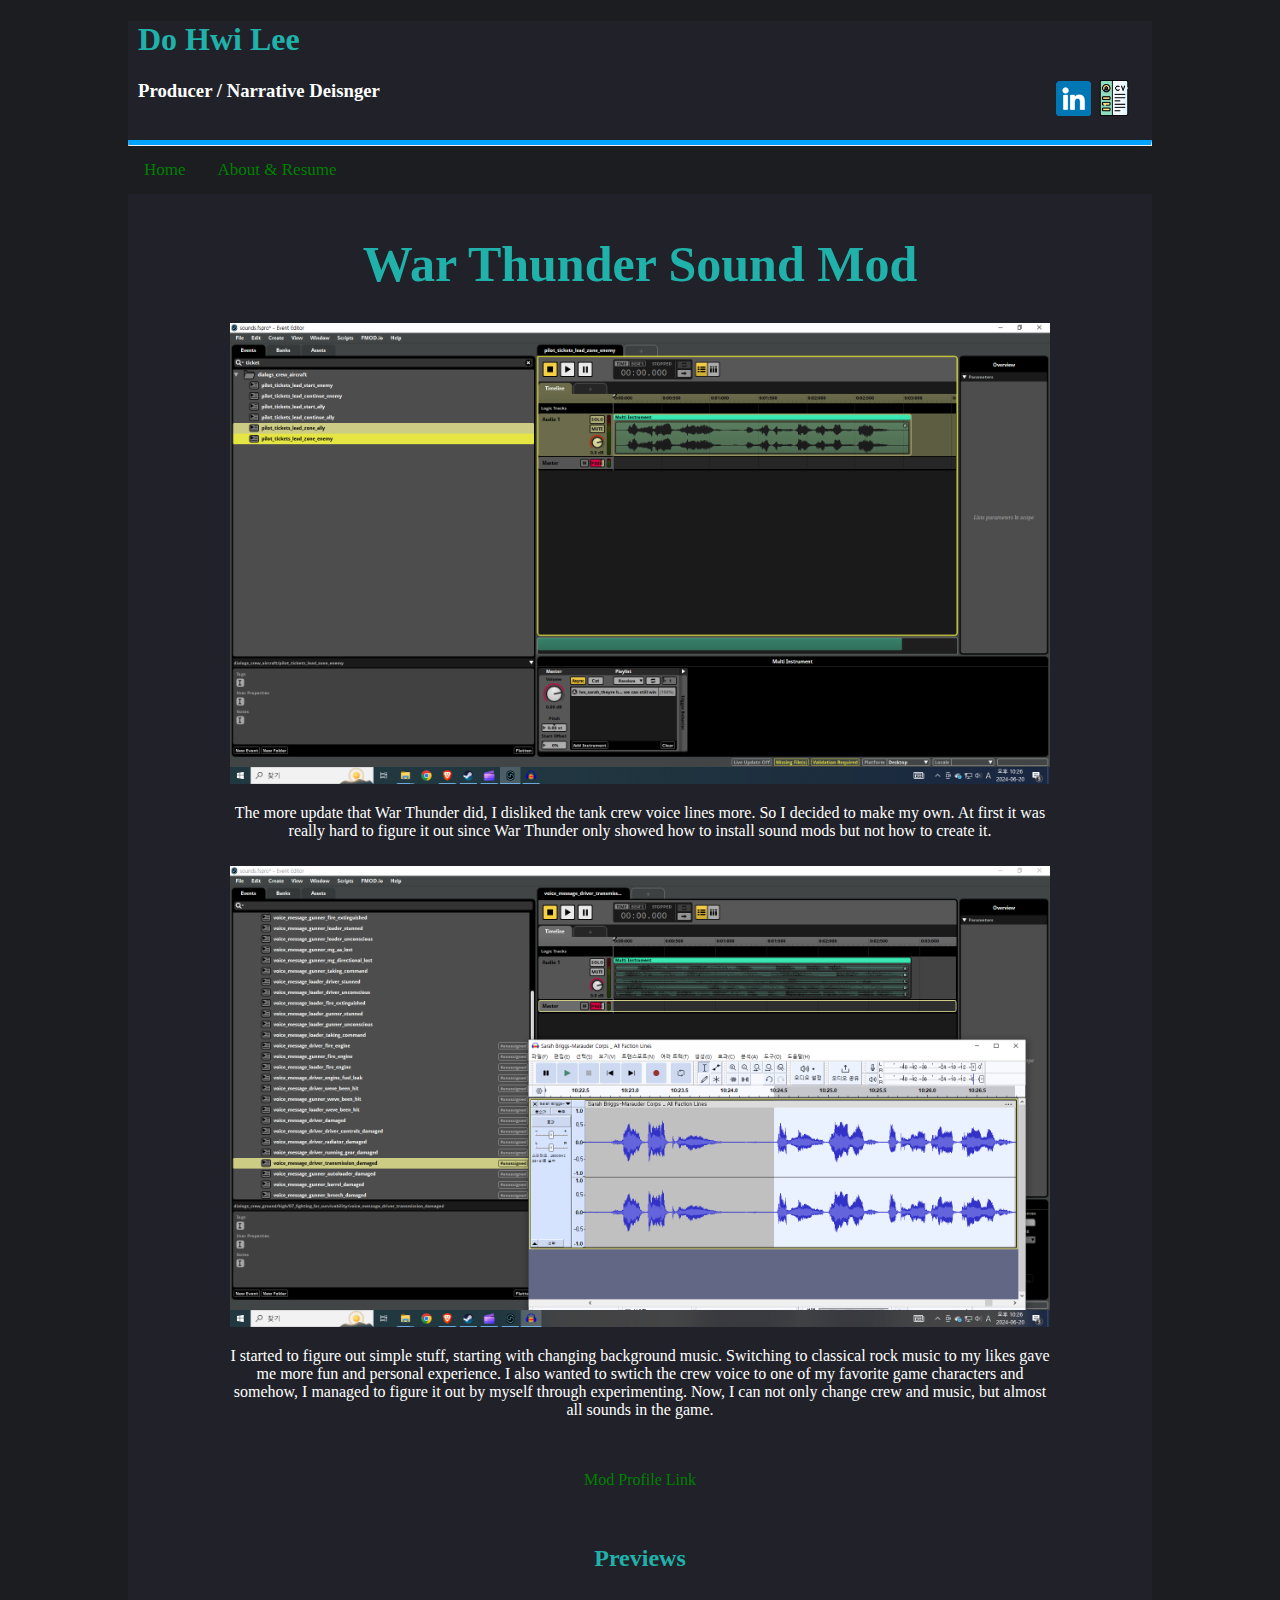
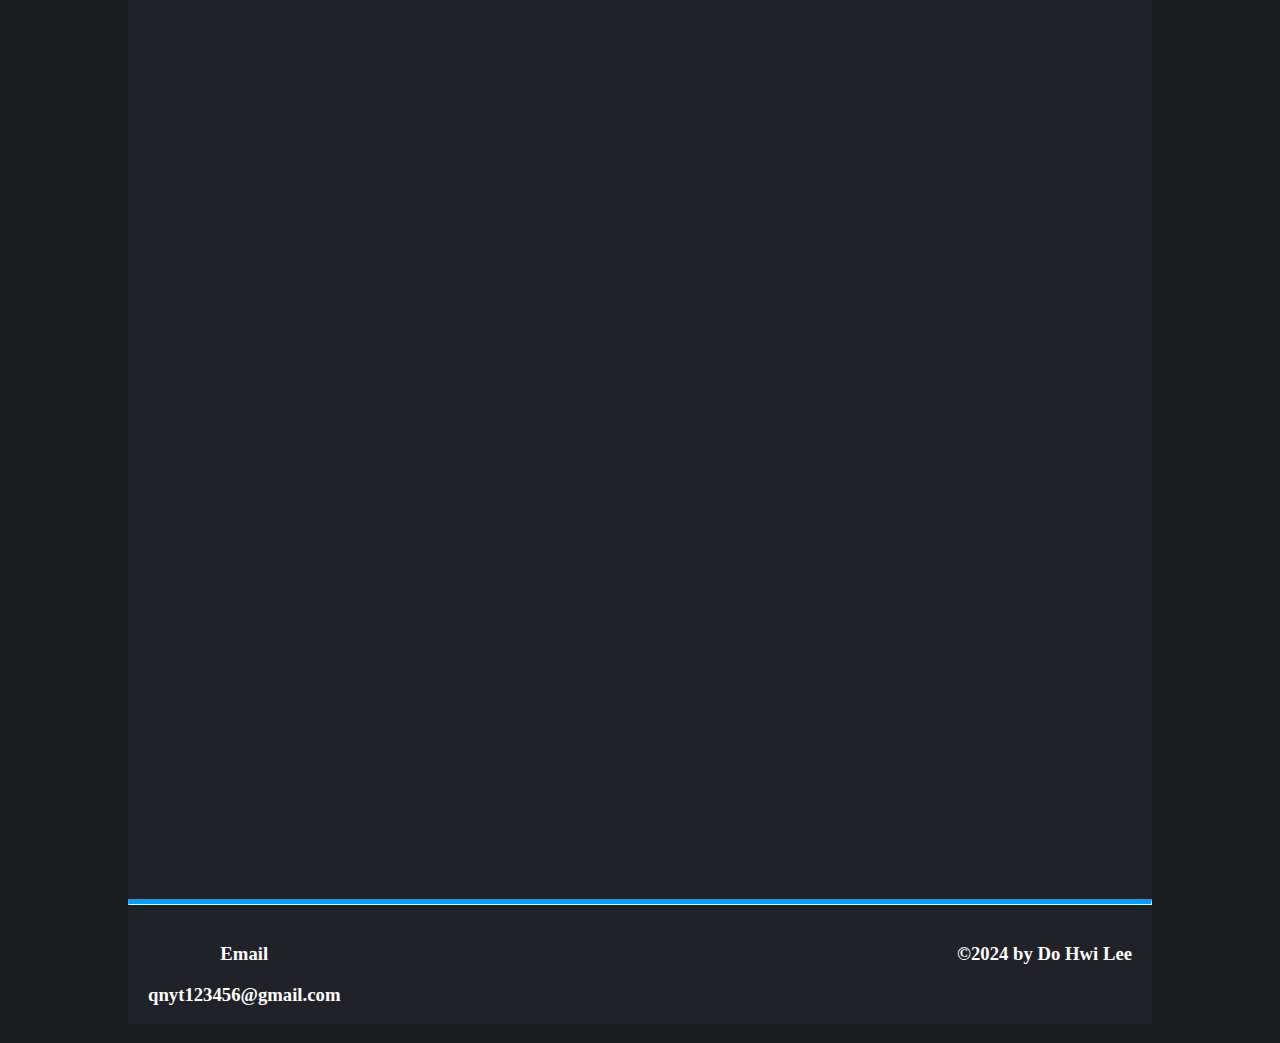
<file: Sound Mods.html>
<!DOCTYPE html>
<html>
<head>
  <meta charset="UTF-8" />
  <meta name="viewport" content="width=device-width, initial-scale=1">
  <link rel="stylesheet" href="https://cdnjs.cloudflare.com/ajax/libs/font-awesome/4.7.0/css/font-awesome.min.css">
  <style>
    .navbar{
        background-color: #1B1D21;
        overflow: hidden;

    }
    .navbar a {
        float: left;
        color: #f2f2f2;
        text-align: center;
        padding: 14px 16px;
        text-decoration: none;
        font-size: 17px;
    }

    .navbar a:hover {
        background-color: #ddd;
        color: black;
    }
    
    body {
      animation: transitionIn;
      animation-duration: 0.75s;
    }

    @keyframes transitionIn {
      from {
        opacity: 0;
        transform: translate(-10px);
      }
      to {
        opacity: 1;
        transform: translate(0);
      }
    }

    #personal{
        display: flex;
        justify-content: space-around;

    }

    #content{
        width: 80%;
        margin-top: 20px;
        margin-left: auto;
        margin-right: auto;
        margin-bottom: auto;
        text-align: center;
    }

    #wrapper{
        width: 1024px;
        margin-top: 0;
        margin-right: auto;
        margin-bottom: 0;
        margin-left: auto;
        background-color: #212229;
    }

    hr.solid {
        border-top: 5px solid #00A2FF;
        margin: 0px;
    }

    a:link {
    color: Green;
    background-color: transparent;
    text-decoration: none;
    }
    a:visited {
    color: Green;
    background-color: transparent;
    text-decoration: none;
    }
    a:hover {
    color: Orange;
    background-color: transparent;
    text-decoration: underline;
    }
    a:active {
    color: Yellow;
    background-color: transparent;
    text-decoration: underline;
    }

  </style>
  <title>Lee's Portfolio</title>
</head>
<body style = "background-color: #1B1D21;">
    <div id = "wrapper">
      <h1 style = "color: lightseagreen; margin-left: 10px;">Do Hwi Lee</h1>
            <div>
                <h3 style = "color: white; text-align: left; display: flex; justify-content: space-between; margin-left: 10px;">Producer / Narrative Deisnger
                    <div style = "text-align: right; margin-right: 20px;">
                        <a href ="https://www.linkedin.com/in/do-hwi-lee-244042229/" class="social-icon si-rounded si-small si-linkedin" target="_blank">
                            <img src = "Icon/linkedin.png" alt width="36" height="36" >
                        </a>
                        <a href ="Resume.pdf" class="social-icon si-rounded si-small si-linkedin" target="_blank">
                            <img src = "Icon/cv.png" alt width="36" height="36" >
                        </a>
                    </div>
                </h3>
                
            </div>
            <hr class="solid">
            <div class="navbar">
                <a href="index.html">Home</a>
                <a href="About Me.html">About & Resume</a>
            </div>

            <h2 style = "color: lightseagreen; text-align: center; margin-bottom: 5px; font-size: 50px;">War Thunder Sound Mod</h2>
        <div id = "content">

            <img style = "margin-top: 10px;" src = "Images/Sound Mod 1.png" width="100%" heigh="70%">

            <p style = "color: white;">
                The more update that War Thunder did, I disliked the tank crew voice lines more. 
                So I decided to make my own. At first it was really hard to figure it out 
                since War Thunder only showed how to install sound mods but not how to create it. 
              </p>

            <img style = "margin-top: 10px;" src = "Images/Sound Mod 2.png" width="100%" heigh="70%">


            <p style = "color: white;">
              I started to figure out simple stuff, starting with changing background music. 
              Switching to classical rock music to my likes gave me more fun and personal experience. 
              I also wanted to swtich the crew voice to one of my favorite game characters and somehow, 
              I managed to figure it out by myself through experimenting. Now, I can not only change crew 
              and music, but almost all sounds in the game.
            </p>
            <br>
            <br>

            <a href = "https://live.warthunder.com/user/33148832/">Mod Profile Link</a>
            <br>
            <br>
            <br>

            <h2 style = "color: lightseagreen">Previews</h2>
            
            <iframe width="800" height="450" src="https://www.youtube.com/embed/DI74tdRgzsg?si=_zJcL5flDoRbSCAq" title="YouTube video player" frameborder="0" allow="accelerometer; autoplay; clipboard-write; encrypted-media; gyroscope; picture-in-picture; web-share" referrerpolicy="strict-origin-when-cross-origin" allowfullscreen></iframe>
            <iframe width="800" height="450" src="https://www.youtube.com/embed/f8UP0VpG9w8?si=Z-nlo3-sRU632z_s" title="YouTube video player" frameborder="0" allow="accelerometer; autoplay; clipboard-write; encrypted-media; gyroscope; picture-in-picture; web-share" referrerpolicy="strict-origin-when-cross-origin" allowfullscreen></iframe>

        </div>

        <hr class="solid">

        <div>
            <h3 style = "color: white; text-align: left; display: flex; justify-content: space-between; margin-left:20px; margin-right: 20px;">
                <div style = "text-align: center;">
                    <p>Email</p>
                    <p>qnyt123456@gmail.com</p>
                </div>

                <div style = "text-align: center;">
                    <p>©2024 by Do Hwi Lee</p>
                </div>
                </a>
            </h3>
        </div>

    </div>

    </div>

</body>
</html>
</file>
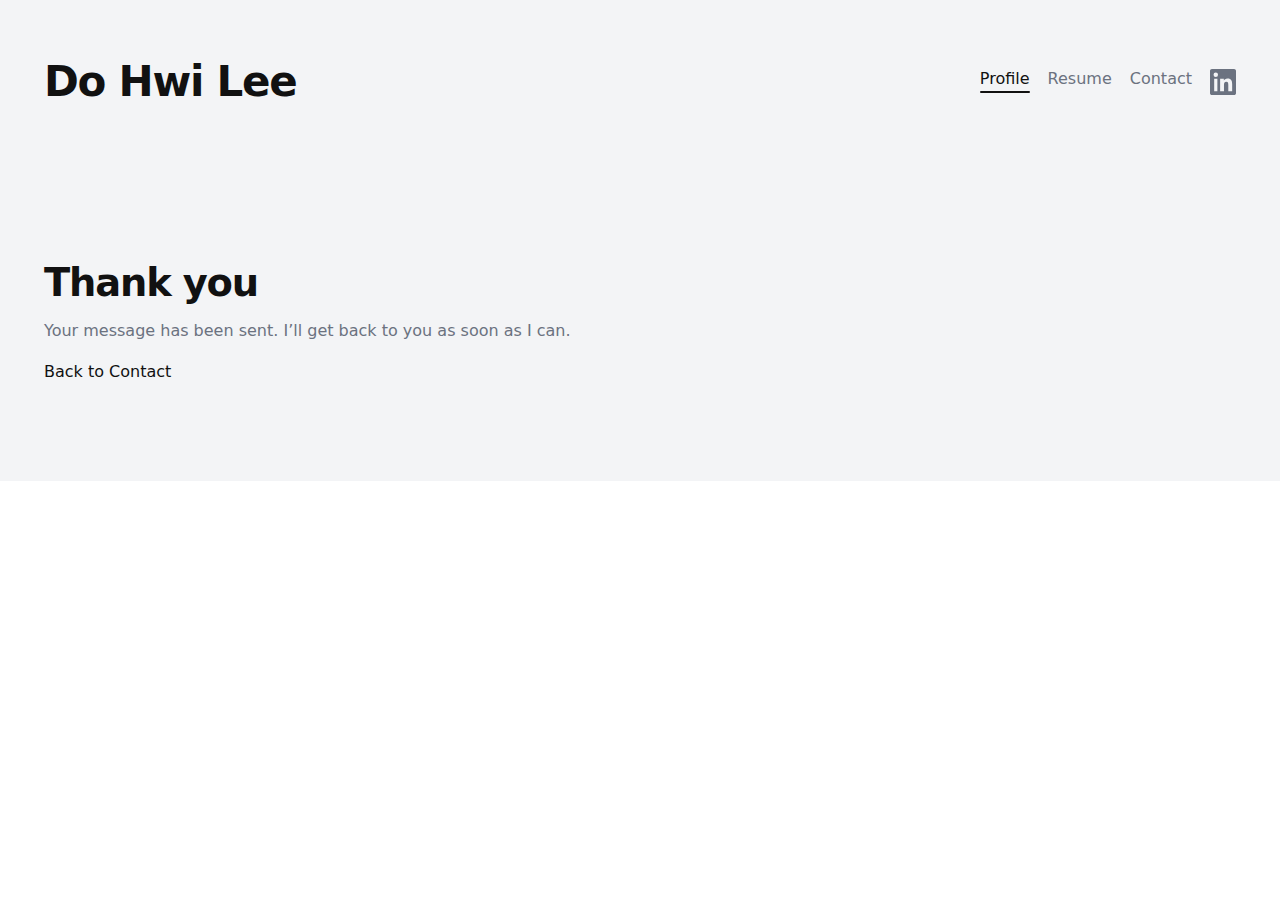
<file: thanks.html>
<!DOCTYPE html>

<html lang="en">
<head>
<meta charset="utf-8"/>
<meta content="width=device-width, initial-scale=1" name="viewport"/>
<title>Thanks — Do Hwi Lee</title>
<link href="style.css" rel="stylesheet"/><script defer="defer" src="script.js"></script>
</head>
<body>
<div class="top-bg">
<header class="site-header">
<div class="container header-inner">
<div aria-label="Site name" class="brand">Do Hwi Lee</div>
<button aria-controls="primaryNav" aria-expanded="false" aria-label="Toggle menu" class="nav-toggle" type="button">
<img class="hamburger-icon" src="hamburger.png" alt="Menu">
</button><nav aria-label="Primary right" class="nav right" id="primaryNav">
<a class="nav-link" href="index.html">Profile</a>
<a class="nav-link" href="resume.html">Resume</a>
<a class="nav-link" href="contact.html">Contact</a>
<a aria-label="LinkedIn profile (opens in a new tab)" class="icon-link" href="https://www.linkedin.com/in/do-hwi-lee-244042229/" rel="noopener noreferrer" target="_blank">
<svg aria-hidden="true" class="icon" role="img" viewbox="0 0 24 24">
<path d="M20.447 20.452h-3.554v-5.569c0-1.328-.027-3.037-1.852-3.037-1.853 0-2.136 1.445-2.136 2.939v5.667H9.351V9h3.414v1.561h.049c.476-.9 1.637-1.852 3.37-1.852 3.6 0 4.265 2.368 4.265 5.455v6.288zM5.337 7.433a2.062 2.062 0 1 1 0-4.124 2.062 2.062 0 0 1 0 4.124zM6.814 20.452H3.86V9h2.954v11.452zM22.225 0H1.771C.792 0 0 .774 0 1.727v20.545C0 23.227.792 24 1.771 24h20.451C23.2 24 24 23.227 24 22.273V1.727C24 .774 23.2 0 22.222 0h.003z"></path>
</svg>
</a>
</nav>
</div>
</header>
<main class="container" style="padding-top: 36px; padding-bottom: 84px;">
<h1 style="margin:0; font-size: clamp(34px, 3vw, 54px); letter-spacing:-0.03em;">Thank you</h1>
<p style="margin: 12px 0 0; color: var(--muted); line-height: 1.7; max-width: 78ch;">
        Your message has been sent. I’ll get back to you as soon as I can.
      </p>
<p style="margin-top: 18px;">
<a class="text-link" href="contact.html">Back to Contact</a>
</p>
</main>
</div>
</body>
</html>
</file>
<file: style.css>
﻿:root {
    --text: #111;
    --muted: #6b7280;
    --bg: #fff;
    --max: 2300px;
}


/* Global layout safety for mobile (prevents 1–8px “right gap” from horizontal overflow) */
*,
*::before,
*::after{
  box-sizing: border-box;
}

html, body{
  width: 100%;
  max-width: 100%;
  overflow-x: clip; /* modern */
  overflow-x: hidden; /* fallback */
}

/* Media elements should never exceed viewport width */
img, svg, video, canvas{
  max-width: 100%;
  height: auto;
}


/* 폰트 변경 */
body {
    margin: 0;
    font-family: "Plus Jakarta Sans", system-ui, -apple-system, Segoe UI, Roboto, Helvetica, Arial, sans-serif;
    background: var(--bg);
    color: var(--text);
}

/* 좌/우 여백 + 위 여백을 더 “크게” */
.site-header {
    padding: 60px 0 120px; /* 위쪽을 더 띄움 */
}

.container {
    max-width: var(--max);
    margin: 0 auto;
    padding: 0 44px; /* 왼쪽(및 오른쪽) 여백을 더 띄움 */
}

/* 이름을 더 크게 */
.brand {
    font-size: clamp(42px, 3.2vw, 64px);
    font-weight: 700;
    letter-spacing: -0.03em;
    line-height: 1.05;
    display: flex;
    align-items: baseline;
    gap: 14px;
    flex-wrap: wrap;
}

.brand.brand-stack {
    display: flex;
    flex-direction: column;
    align-items: flex-start;
    gap: 10px;
}

.brand-name {
    font-size: inherit;
    font-weight: inherit;
    letter-spacing: inherit;
    line-height: 1.05;
}

.brand-tag {
    font-size: clamp(18px, 1.4vw, 22px);
    font-weight: 600;
    letter-spacing: -0.01em;
    color: var(--muted);
    line-height: 1.2;
}

.brand-with-role {
    position: relative;
}

.brand-with-role .brand-role {
    position: absolute;
    left: 0;
    top: calc(100% + 6px);
    font-size: 18px;
    font-weight: 600;
    color: var(--muted);
    white-space: nowrap;
}

/* Resume/Contact은 맨 오른쪽 + 한 줄 유지 */
.header-inner {
    display: flex;
    align-items: center;
    gap: 16px;
    width: 100%;
}

.nav.right {
    margin-left: auto;
    display: flex;
    gap: 18px;
    white-space: nowrap;
    flex-wrap: nowrap;
}

.icon-link{
  display:inline-flex;
  align-items:center;
  text-decoration:none;
  color: var(--muted);
  line-height: 0;            /* 아이콘 정렬 안정화 */
}

.icon{
  width: 26px;
  height: 26px;
  fill: currentColor;        /* 링크 색상 따라감 */
}

.icon-link:hover{
  color: var(--text);
}

.icon-link:focus-visible{
  outline: 2px solid currentColor;
  outline-offset: 4px;
  border-radius: 6px;
}

.nav-link {
    text-decoration: none; /* 기본 언더라인 제거 */
    color: var(--muted);
    position: relative;
    padding-bottom: 6px; /* 언더라인과 글자 간격 */
}

/* 현재 페이지 표시(언더라인) */
.nav-link[aria-current="page"] {
    color: var(--text);
}

.nav-link[aria-current="page"]::after {
    content: "";
    position: absolute;
    left: 0;
    right: 0;
    bottom: 2px;
    height: 2px;
    background: currentColor;
    border-radius: 2px;
}



.nav-link.is-active {
    color: var(--text);
}

.nav-link.is-active::after {
    content: "";
    position: absolute;
    left: 0;
    right: 0;
    bottom: 2px;
    height: 2px;
    background: currentColor;
    border-radius: 2px;
}
/* 기본 언더라인 제거 */
.nav-link {
    text-decoration: none;
    color: var(--muted);
    position: relative;
    padding-bottom: 6px; /* 밑줄과 텍스트 간격 */
}

/* 현재 페이지(또는 현재 섹션)만 밑줄 */
.nav-link[aria-current="page"] {
    color: var(--text);
}

.nav-link[aria-current="page"]::after {
    content: "";
    position: absolute;
    left: 0;
    right: 0;
    bottom: 2px;
    height: 2px;
    background: currentColor;
    border-radius: 2px;
}

.hero {
    display: flex;
    align-items: center;
    justify-content: flex-start;
    gap: 48px;
    padding-top: 36px;
}

.hero-copy {
    flex: 1;
    max-width: none;
}

.hero-lede {
    margin: 0;
    font-size: clamp(24px, 1.9vw, 36px);
    font-weight: 400;
    letter-spacing: -0.03em;
    line-height: 1.08;
}

.hero-sub {
    margin: 18px 0 0;
    font-size: 18px;
    line-height: 1.6;
    color: var(--muted);
}

.text-link {
    color: inherit;
    text-decoration: none;
    border-bottom: 2px solid transparent;
}

.text-link:hover {
    color: var(--text);
    border-bottom-color: currentColor;
}

.hero-photo {
    margin-left: auto;
}

.hero-photo img {
    width: 560px;
    height: 560px;
    object-fit: cover;
    border-radius: 18px; /* 999px → 18px */
    object-position: 50% 20%;
}

.lede-emph {
    font-weight: 700;
    text-decoration: underline;
    text-underline-offset: 6px;
    text-decoration-thickness: 2px;
}

.top-bg {
    background: #f3f4f6; /* 원하는 회색으로 변경 */
    width: 100vw;
    margin-left: calc(50% - 50vw);
    margin-right: calc(50% - 50vw);
}

.projects {
    padding: 56px 0 84px;
}

.section-title {
    margin: 0 0 28px;
    text-align: center;
    font-size: clamp(28px, 2vw, 40px);
    font-weight: 700;
    letter-spacing: -0.02em;
}

.project-list {
    display: grid;
    grid-template-columns: repeat(3, minmax(0, 1fr));
    gap: 100px; /* 프로젝트 사이 간격 */
}

.projects .container {
    max-width: 2000px;
}

/* 카드 느낌은 최소화(이미지+텍스트) */
.project {
    display: block;
}

.project-thumb {
    width: 100%;
    aspect-ratio: 1 / 1; /* 정사각형 */
    border-radius: 18px;
    background: linear-gradient(135deg, rgba(0,0,0,0.06), rgba(0,0,0,0.00));
}

.project-thumb.t1 {
    background: linear-gradient(135deg, rgba(99,102,241,0.25), rgba(236,72,153,0.18));
}

.project-thumb.t2 {
    background: linear-gradient(135deg, rgba(16,185,129,0.22), rgba(59,130,246,0.16));
}

.project-thumb.t3 {
    background: linear-gradient(135deg, rgba(245,158,11,0.22), rgba(168,85,247,0.16));
}

.project-body {
    padding-top: 14px;
}

.project-title {
    margin: 0 0 8px;
    font-size: 18px;
    font-weight: 650;
    letter-spacing: -0.01em;
}

.project-desc {
    margin: 0;
    font-size: 15px;
    line-height: 1.6;
    color: var(--muted);
    max-width: 72ch; /* 설명이 너무 길게 퍼지지 않게 */
}

.project-img {
    width: 100%;
    height: 100%;
    display: block;
    object-fit: cover; /* 정사각형에 맞추면서 크롭 */
    object-position: center; /* 크롭 기준(필요하면 조정) */
}

.project-bullets {
    list-style: none; /* 기본 불릿 제거 */
    margin: 8px 0 0; /* 위 여백 줄임 */
    padding: 0; /* 박스/들여쓰기 제거 */
    background: none; /* 박스 제거 */
    border: 0; /* 박스 제거 */
    aspect-ratio: auto; /* 정사각형 박스 강제 제거 */
    overflow: visible; /* 스크롤 박스 제거 */
    color: var(--muted);
    font-size: 15px;
    line-height: 1.6;
}

.project-bullets li {
    position: relative; /* 커스텀 불릿 기준점 */
    padding-left: 12px; /* 불릿과 텍스트 간 “공간” (작게) */
    margin: 0 0 4px; /* 줄 간격(작게) */
}

.project-bullets li::before {
    content: "";
    width: 5px; /* 불릿 크기(작게) */
    height: 5px;
    background: currentColor;
    position: absolute;
    left: 0;
    top: 0.62em; /* 세로 정렬 */
    transform: translateY(-50%);
    border-radius: 0; /* 완전 정사각형 */
}

.project-note {
    margin: 10px 0 0;
    color: var(--muted);
    font-size: 13px;
    line-height: 1.5;
}

.case-hero {
    padding-bottom: 40px;
}

.case-title {
    margin: 0;
    font-size: clamp(34px, 2.6vw, 54px);
    letter-spacing: -0.03em;
}

.case-lede {
    margin: 14px 0 0;
    font-size: clamp(18px, 1.3vw, 22px);
    line-height: 1.6;
    color: var(--muted);
    max-width: 85ch;
}

.case-body {
    padding: 56px 0 84px;
}

.case-grid {
    display: grid;
    grid-template-columns: 1.1fr 0.9fr;
    gap: 60px;
    align-items: start;
}

.case-block h2 {
    margin: 0 0 12px;
    font-size: 20px;
    letter-spacing: -0.01em;
}

.case-card {
    background: #fff;
    border: 1px solid rgba(0,0,0,0.08);
    border-radius: 18px;
    padding: 16px 18px;
}

.evidence-title {
    margin: 44px 0 14px;
    font-size: 20px;
    letter-spacing: -0.01em;
}

.evidence-grid {
    display: grid;
    grid-template-columns: 1fr;
    gap: 16px;
}

.evidence img {
    width: 100%;
    height: auto;
    display: block;
    border-radius: 18px;
    border: 1px solid rgba(0,0,0,0.08);
}

.evidence figcaption {
    margin-top: 10px;
    color: var(--muted);
    font-size: 13px;
    line-height: 1.5;
}

.case-note {
    margin-top: 16px;
    color: var(--muted);
    font-size: 13px;
}

/* -----------------------------------------------------------
   Responsive + Mobile Navigation (Hamburger)
   ----------------------------------------------------------- */

.nav-toggle{
  display:none;
  margin-left:auto;
  background: transparent;
  border: 0;
  padding: 0;
  width: 44px;
  height: 44px;
  line-height: 0;
  cursor: pointer;
}

.nav-toggle:focus-visible{
  outline: 2px solid currentColor;
  outline-offset: 4px;
}

.nav-toggle .hamburger-icon{
  display:block;
  width: 44px;
  height: 44px;
}

.nav-toggle .bar{
  display:block;
  width: 20px;
  height: 2px;
  background: currentColor;
  border-radius: 999px;
}

.nav-toggle .bar + .bar{
  margin-top: 5px;
}

/* Tablet */
@media (max-width: 980px){
  .container{
    padding: 0 24px;
  }

  .site-header{
    padding: 44px 0 84px;
  }

  .hero{
    gap: 28px;
  }

  .project-list{
    grid-template-columns: repeat(2, minmax(0, 1fr));
    gap: 56px;
  }
}

/* Mobile */
@media (max-width: 720px){
  .container{
    padding: 0 18px;
  }

  .site-header{
    padding: 34px 0 60px;
  }

  .header-inner{
    flex-wrap: wrap;
  }

  .nav-toggle{
    display:inline-flex;
    align-items:center;
    justify-content:center;
  }

  .nav.right{
    width: 100%;
    margin-left: 0;
    margin-top: 16px;
    display: flex;
    flex-direction: column;
    align-items: flex-start;
    gap: 14px;
    white-space: normal;
    flex-wrap: wrap;

    /* slide-down animation */
    overflow: hidden;
    max-height: 0;
    opacity: 0;
    transform: translateY(-8px);
    pointer-events: none;
    transition: max-height 240ms ease, opacity 200ms ease, transform 240ms ease;
  }

  .nav.right.is-open{
    max-height: 480px;
    opacity: 1;
    transform: translateY(0);
    pointer-events: auto;
  }

  .hero{
    flex-direction: column;
    align-items: flex-start;
  }

  .hero img{
    width: 100% !important;
    height: auto !important;
    max-width: 520px;
  }

  .project-list{
    grid-template-columns: 1fr;
    gap: 44px;
  }

  .projects{
    padding: 64px 0;
  }
}


/* Producer page: case studies horizontal layout (below Jira image) */
.case-studies-grid{
  display: grid;
  grid-template-columns: repeat(3, minmax(0, 1fr));
  gap: 16px;
  align-items: start;
}

/* Ensure the two-column top layout collapses nicely */
@media (max-width: 980px){
  .case-grid{
    grid-template-columns: 1fr;
    gap: 28px;
  }
  .case-studies-grid{
    grid-template-columns: repeat(2, minmax(0, 1fr));
  }
}

@media (max-width: 720px){
  .case-studies-grid{
    grid-template-columns: 1fr;
  }
}


/* --- Evidence split (Jira + Screens) --- */
.evidence-split{
  display: grid;
  grid-template-columns: repeat(2, minmax(0, 1fr));
  gap: 18px;
  align-items: start;
}

.evidence-panel{
  background: #fff;
  border: 1px solid rgba(0,0,0,0.08);
  border-radius: 18px;
  padding: 16px 18px;
}

.evidence-subtitle{
  margin: 0 0 10px 0;
  font-size: 16px;
  font-weight: 700;
  letter-spacing: -0.01em;
}

.evidence-img{
  width: 100%;
  height: auto;
  display: block;
  border-radius: 18px;
  border: 1px solid rgba(0,0,0,0.08);
}

/* --- Gallery (Titanfall-style: big image + thumbnails) --- */
.gallery{
  width: 100%;
  outline: none;
}

.gallery-main{
  position: relative;
  border-radius: 18px;
  border: 1px solid rgba(0,0,0,0.08);
  overflow: hidden;
  background: #fff;
}

.gallery-figure{
  margin: 0;
}

.gallery-image{
  width: 100%;
  height: auto;
  display: block;
}

.gallery-caption{
  display: flex;
  justify-content: space-between;
  gap: 12px;
  padding: 10px 12px;
  border-top: 1px solid rgba(0,0,0,0.08);
  color: var(--muted);
  font-size: 13px;
  line-height: 1.4;
}

.gallery-count{
  font-variant-numeric: tabular-nums;
  white-space: nowrap;
}

.gallery-nav{
  position: absolute;
  top: 50%;
  transform: translateY(-50%);
  width: 40px;
  height: 40px;
  border-radius: 999px;
  border: 1px solid rgba(0,0,0,0.18);
  background: rgba(255,255,255,0.86);
  cursor: pointer;
  font-size: 24px;
  line-height: 1;
  display: grid;
  place-items: center;
  z-index: 2;
}

.gallery-nav.prev{ left: 10px; }
.gallery-nav.next{ right: 10px; }

.gallery-nav:disabled{
  opacity: 0.4;
  cursor: default;
}

.gallery-thumbs{
  display: grid;
  grid-template-columns: repeat(4, minmax(0, 1fr));
  gap: 10px;
  margin-top: 12px;
}

.thumb{
  border: 1px solid rgba(0,0,0,0.12);
  border-radius: 14px;
  padding: 0;
  background: #fff;
  cursor: pointer;
  overflow: hidden;
}

.thumb img{
  width: 100%;
  height: 84px;
  object-fit: cover;
  display: block;
}

.thumb.active{
  border-color: rgba(0,0,0,0.55);
  outline: 2px solid rgba(0,0,0,0.18);
  outline-offset: 0px;
}

.thumb:focus-visible,
.gallery-nav:focus-visible{
  outline: 2px solid rgba(0,0,0,0.65);
  outline-offset: 3px;
}

/* Responsive */
@media (max-width: 980px){
  .evidence-split{
    grid-template-columns: 1fr;
  }
  .gallery-thumbs{
    grid-template-columns: repeat(2, minmax(0, 1fr));
  }
  .thumb img{
    height: 96px;
  }
}


/* Producer: non-rotating screenshot grid (replaces slider) */
.media-grid{
  display: grid;
  grid-template-columns: repeat(2, minmax(0, 1fr));
  gap: 12px;
}

.media-grid .media{
  margin: 0;
}

@media (max-width: 980px){
  .media-grid{
    grid-template-columns: 1fr;
  }
}


/* Index: make wide key art thumbnails look correct inside 1:1 cards */
.project-img.project-img-contain{
  object-fit: contain;
  background: #fff;
  padding: 10px;          /* creates breathing room for wide images */
  border-radius: 18px;    /* matches thumb radius visually */
}


/* Gallery: video slide support */
.gallery-video{
  width: 100%;
  height: auto;
  display: block;
  background: #000;
}


/* Gallery: video thumb play indicator */
.thumb-video{
  position: relative;
}
.thumb-video .thumb-play{
  position: absolute;
  right: 8px;
  bottom: 8px;
  width: 26px;
  height: 26px;
  border-radius: 999px;
  background: rgba(0,0,0,0.55);
  color: #fff;
  display: grid;
  place-items: center;
  font-size: 12px;
  line-height: 1;
  border: 1px solid rgba(255,255,255,0.35);
}

/* Gallery: ensure video uses full width */
.gallery-video{
  width: 100%;
  height: auto;
  display: block;
  background: #000;
}

/* Safety: allow clicking the video controls */
.gallery-main, .gallery-figure, .gallery-image, .gallery-video{
  pointer-events: auto;
}


/* Case study artifacts */
.artifact{
  margin: 14px 0 0;
  border: 1px solid rgba(0,0,0,0.08);
  border-radius: 14px;
  overflow: hidden;
  background: #fff;
  cursor: zoom-in;
}
.artifact img{
  width: 100%;
  height: auto;
  display: block;
}
.artifact-caption{
  padding: 10px 12px;
  font-size: 0.95rem;
  opacity: 0.85;
  border-top: 1px solid rgba(0,0,0,0.06);
}

/* Lightbox */
.artifact-lightbox{
  position: fixed;
  inset: 0;
  background: rgba(0,0,0,0.72);
  display: none;
  align-items: center;
  justify-content: center;
  padding: 24px;
  z-index: 9999;
}
.artifact-lightbox.open{
  display: flex;
}
.artifact-lightbox-img{
  max-width: min(1100px, 92vw);
  max-height: 82vh;
  width: auto;
  height: auto;
  border-radius: 12px;
  background: #000;
}
.artifact-lightbox-caption{
  color: rgba(255,255,255,0.9);
  margin-top: 12px;
  text-align: center;
  max-width: min(1100px, 92vw);
}
.artifact-lightbox-close{
  position: fixed;
  top: 16px;
  right: 18px;
  width: 44px;
  height: 44px;
  border-radius: 999px;
  border: 1px solid rgba(255,255,255,0.35);
  background: rgba(0,0,0,0.35);
  color: #fff;
  font-size: 26px;
  line-height: 1;
  cursor: pointer;
}

/* Case studies: horizontal row under the media slider */
.case-row{
  display: grid;
  grid-template-columns: repeat(3, minmax(0, 1fr));
  gap: 16px;
  align-items: start;
  margin-top: 14px;
}

@media (max-width: 980px){
  .case-row{
    grid-template-columns: 1fr;
  }
}

.case-row .case-card{ height: 100%; }


/* Resume: grouped skills emphasis */
.project-bullets b{ color: var(--text); font-weight: 700; }
</file>
